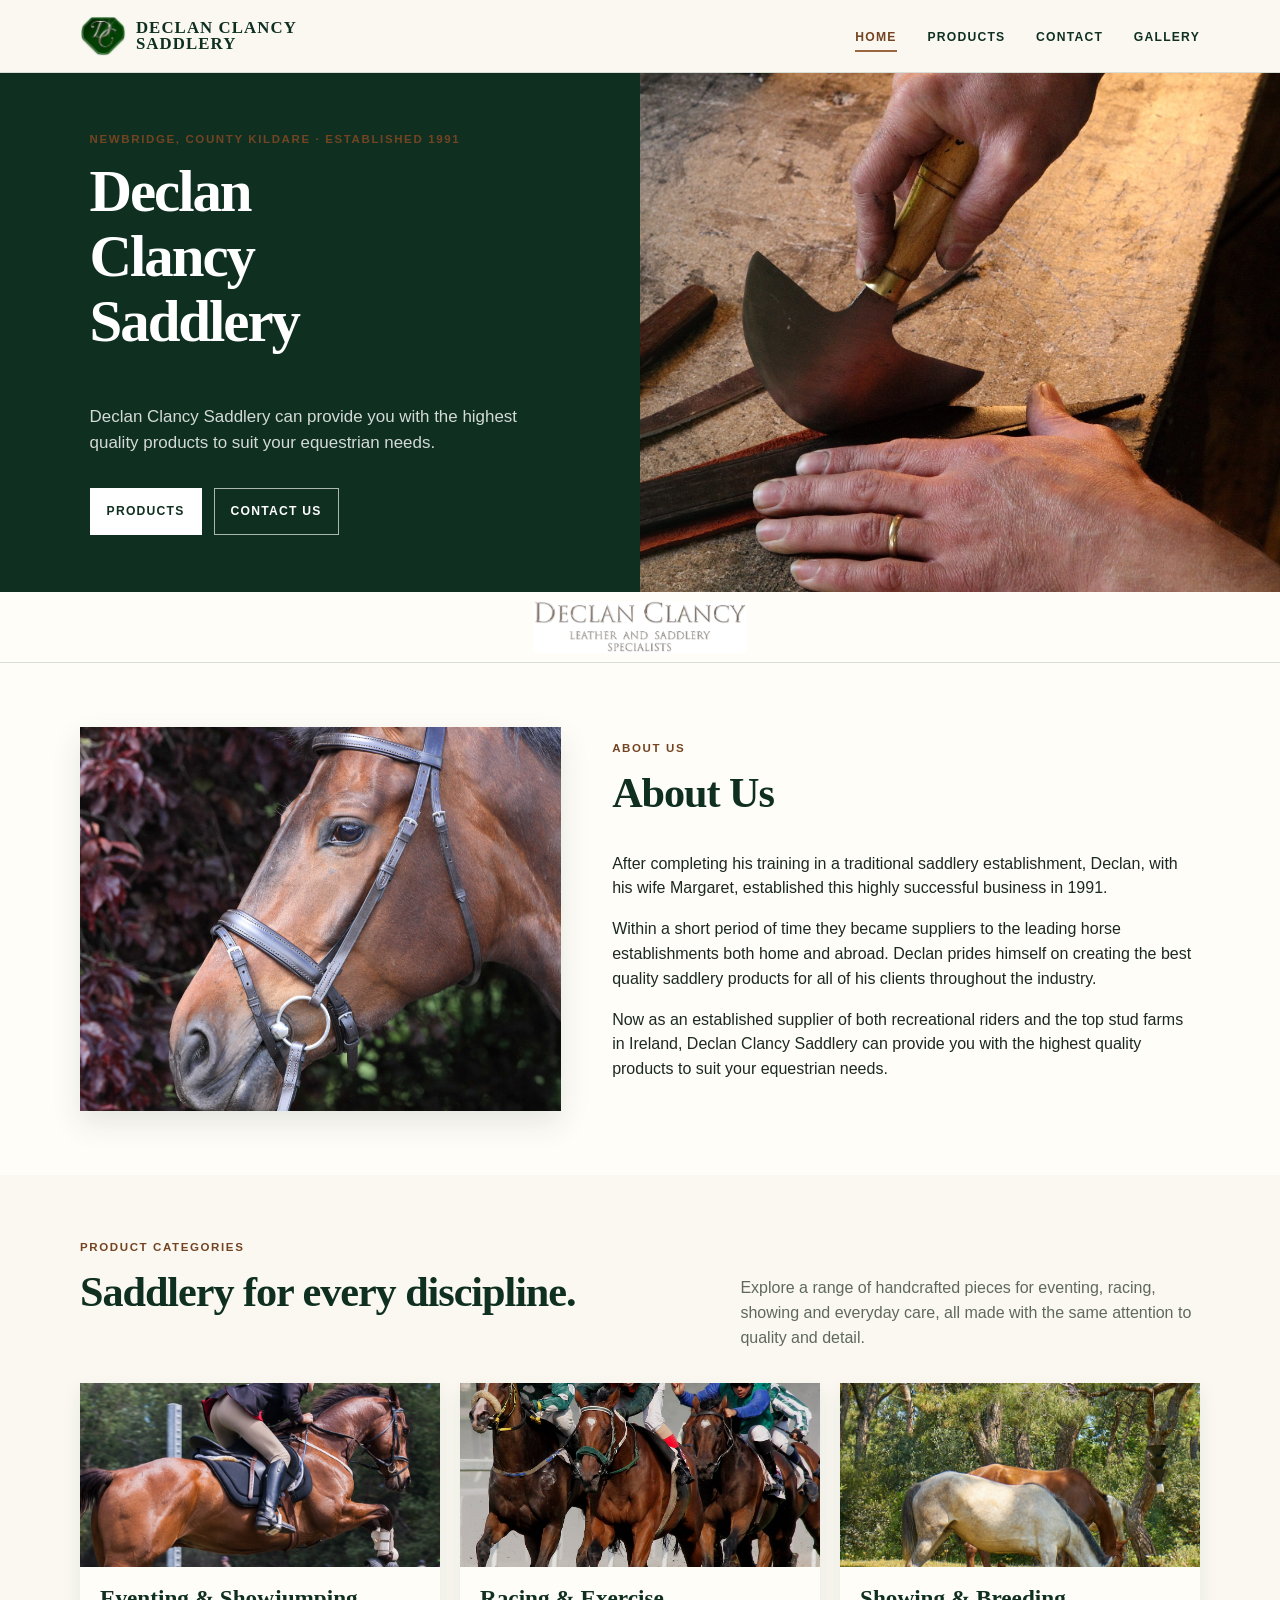
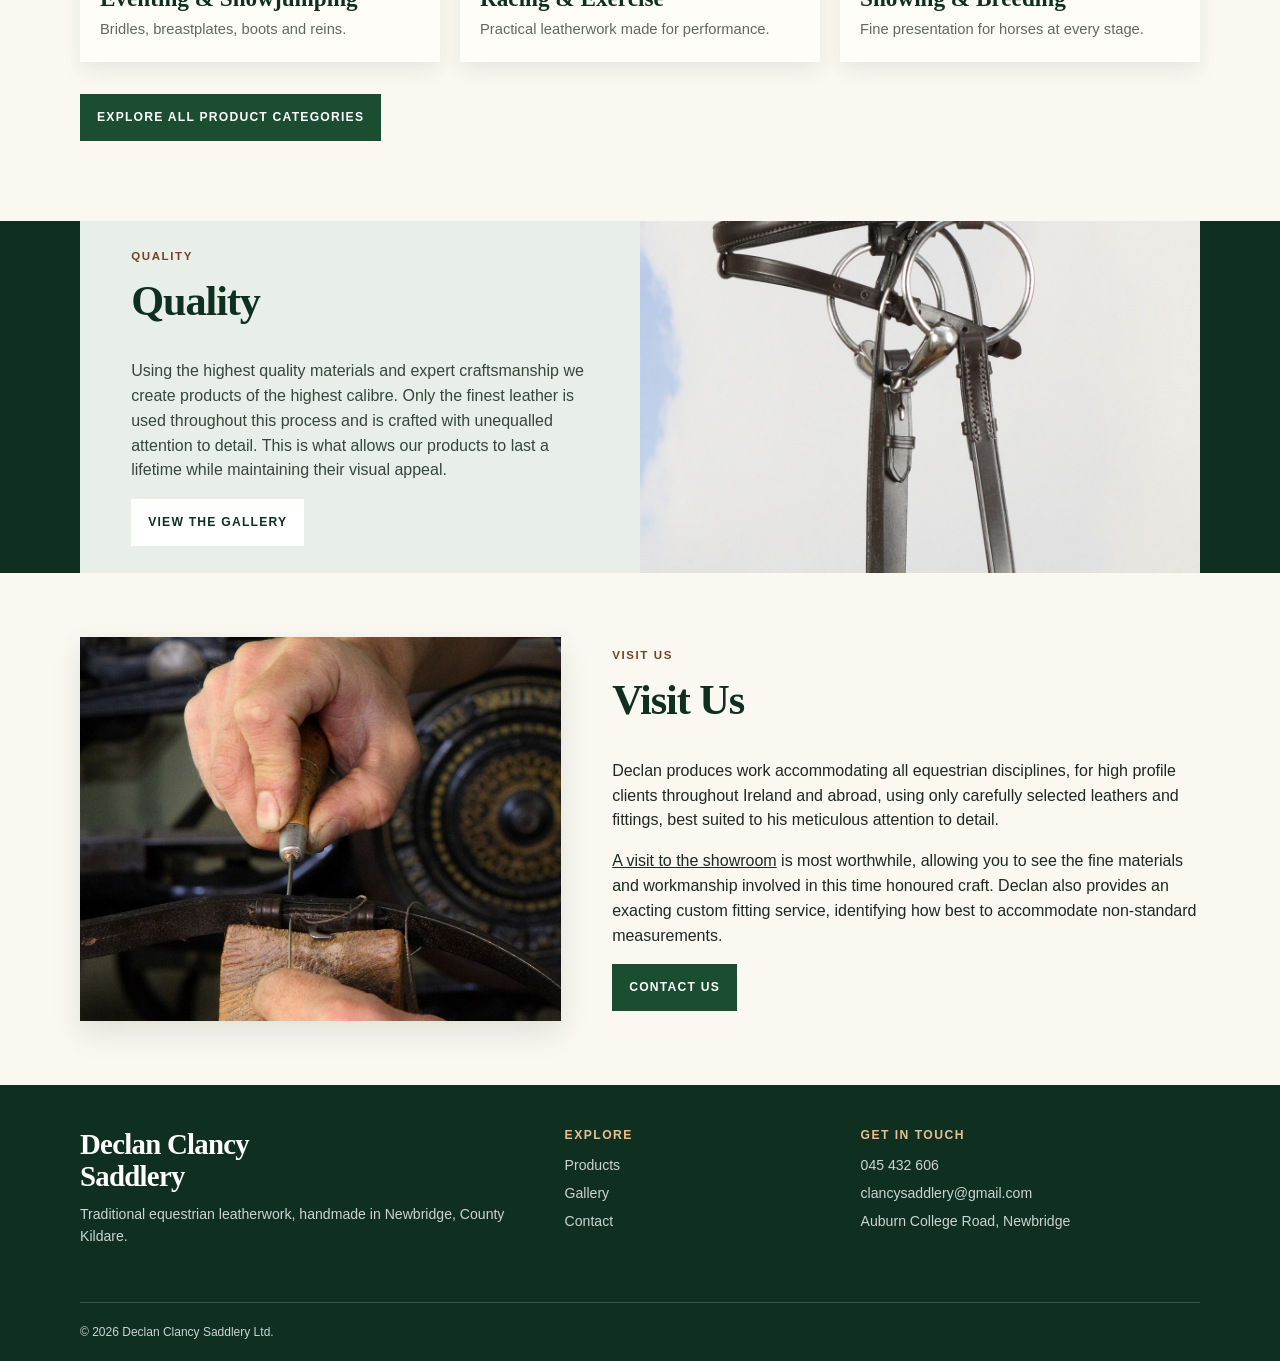
<file: index.html>
<!doctype html>
<html lang="en">
<head>
  <meta charset="utf-8">
  <meta name="viewport" content="width=device-width, initial-scale=1">
  <meta name="description" content="Declan Clancy Saddlery creates traditional, handcrafted equestrian leatherwork from Newbridge, County Kildare.">
  <meta property="og:title" content="Declan Clancy Saddlery | Handcrafted Equestrian Leatherwork">
  <meta property="og:description" content="Traditional, handcrafted saddlery from Newbridge, County Kildare.">
  <meta property="og:image" content="https://www.declanclancysaddlery.ie/workshop2-Copy.jpg">
  <meta property="og:type" content="website">
  <title>Declan Clancy Saddlery | Handcrafted Equestrian Leatherwork</title>
  <link rel="icon" href="favicon.ico" sizes="any">
  <link rel="stylesheet" href="assets/css/site.css">
</head>
<body>
  <a class="skip-link" href="#main">Skip to content</a>
  <header class="site-header"><div class="container header-inner">
    <a class="brand" href="index.html"><img src="Logo-logo_digital_art_x4.png" alt="Declan Clancy Saddlery"></a>
    <button class="menu-button" type="button" data-menu-button aria-expanded="false" aria-controls="site-navigation">Menu</button>
    <nav class="site-nav" id="site-navigation" data-site-nav aria-label="Primary navigation"><ul>
      <li><a href="index.html" aria-current="page">Home</a></li><li><a href="products.html">Products</a></li><li><a href="contact.html">Contact</a></li><li><a href="gallery2.html">Gallery</a></li>
    </ul></nav>
  </div></header>
  <main id="main">
    <section class="hero">
      <div class="hero-copy"><span class="eyebrow">Newbridge, County Kildare &middot; Established 1991</span><h1>Declan Clancy Saddlery</h1><p>Declan Clancy Saddlery can provide you with the highest quality products to suit your equestrian needs.</p><div class="hero-actions"><a class="button button--light" href="products.html">Products</a><a class="button button--outline" href="contact.html">Contact us</a></div></div>
      <div class="hero-media hero-media--image"><img src="workshop2-Copy.jpg" alt="A leatherworker crafting saddlery in the workshop"></div>
    </section>
    <section class="wordmark-band"><div class="container"><img src="declan_clancy_white_bg_med.jpg" alt="Declan Clancy Saddlery"></div></section>
    <section class="section section--paper"><div class="container intro-grid"><div class="intro-grid__media"><img src="padded_bridle_compressed.jpg" alt="A padded bridle made by Declan Clancy Saddlery"></div><div class="intro-grid__copy"><span class="eyebrow">About us</span><h2>About Us</h2><p>After completing his training in a traditional saddlery establishment, Declan, with his wife Margaret, established this highly successful business in 1991.</p><p>Within a short period of time they became suppliers to the leading horse establishments both home and abroad. Declan prides himself on creating the best quality saddlery products for all of his clients throughout the industry.</p><p>Now as an established supplier of both recreational riders and the top stud farms in Ireland, Declan Clancy Saddlery can provide you with the highest quality products to suit your equestrian needs.</p></div></div></section>
    <section class="section"><div class="container"><div class="section-heading"><div><span class="eyebrow">Product categories</span><h2>Saddlery for every discipline.</h2></div><p>Explore a range of handcrafted pieces for eventing, racing, showing and everyday care, all made with the same attention to quality and detail.</p></div><div class="home-cards">
      <a class="feature-card" href="events.html"><img src="pexels-showjumping.jpg" alt="Horse and rider showjumping"><div class="feature-card__body"><h3>Eventing &amp; Showjumping</h3><p>Bridles, breastplates, boots and reins.</p></div></a>
      <a class="feature-card" href="racex.html"><img src="pexels-race.jpg" alt="Racehorse in training"><div class="feature-card__body"><h3>Racing &amp; Exercise</h3><p>Practical leatherwork made for performance.</p></div></a>
      <a class="feature-card" href="showbreed.html"><img src="pexelsFoal.jpg" alt="Foal in a field"><div class="feature-card__body"><h3>Showing &amp; Breeding</h3><p>Fine presentation for horses at every stage.</p></div></a>
    </div><p style="margin-top:2rem"><a class="button" href="products.html">Explore all product categories</a></p></div></section>
    <section class="section section--green"><div class="container home-panel"><div class="home-panel__copy"><span class="eyebrow">Quality</span><h2>Quality</h2><p>Using the highest quality materials and expert craftsmanship we create products of the highest calibre. Only the finest leather is used throughout this process and is crafted with unequalled attention to detail. This is what allows our products to last a lifetime while maintaining their visual appeal.</p><a class="button button--light" href="gallery2.html">View the gallery</a></div><div class="home-panel__image"><img src="raised bridle.jpg" alt="Raised bridle detail"></div></div></section>
    <section class="section"><div class="container intro-grid"><div class="intro-grid__media"><img src="workshop-square.jpg" alt="Leatherworking tools in the saddlery workshop"></div><div class="intro-grid__copy"><span class="eyebrow">Visit us</span><h2>Visit Us</h2><p>Declan produces work accommodating all equestrian disciplines, for high profile clients throughout Ireland and abroad, using only carefully selected leathers and fittings, best suited to his meticulous attention to detail.</p><p><a href="contact.html">A visit to the showroom</a> is most worthwhile, allowing you to see the fine materials and workmanship involved in this time honoured craft. Declan also provides an exacting custom fitting service, identifying how best to accommodate non-standard measurements.</p><a class="button" href="contact.html">Contact us</a></div></div></section>
  </main>
  <footer class="site-footer"><div class="container"><div class="footer-grid"><div><h2>Declan Clancy<br>Saddlery</h2><p>Traditional equestrian leatherwork, handmade in Newbridge, County Kildare.</p></div><div><h3>Explore</h3><ul><li><a href="products.html">Products</a></li><li><a href="gallery2.html">Gallery</a></li><li><a href="contact.html">Contact</a></li></ul></div><div><h3>Get in touch</h3><ul><li><a href="tel:+35345432606">045 432 606</a></li><li><a href="mailto:clancysaddlery@gmail.com">clancysaddlery@gmail.com</a></li><li><a href="contact.html">Auburn College Road, Newbridge</a></li></ul></div></div><div class="copyright">© <span data-current-year>2026</span> Declan Clancy Saddlery Ltd.</div></div></footer>
  <script src="assets/js/site.js"></script>
</body></html>
</file>
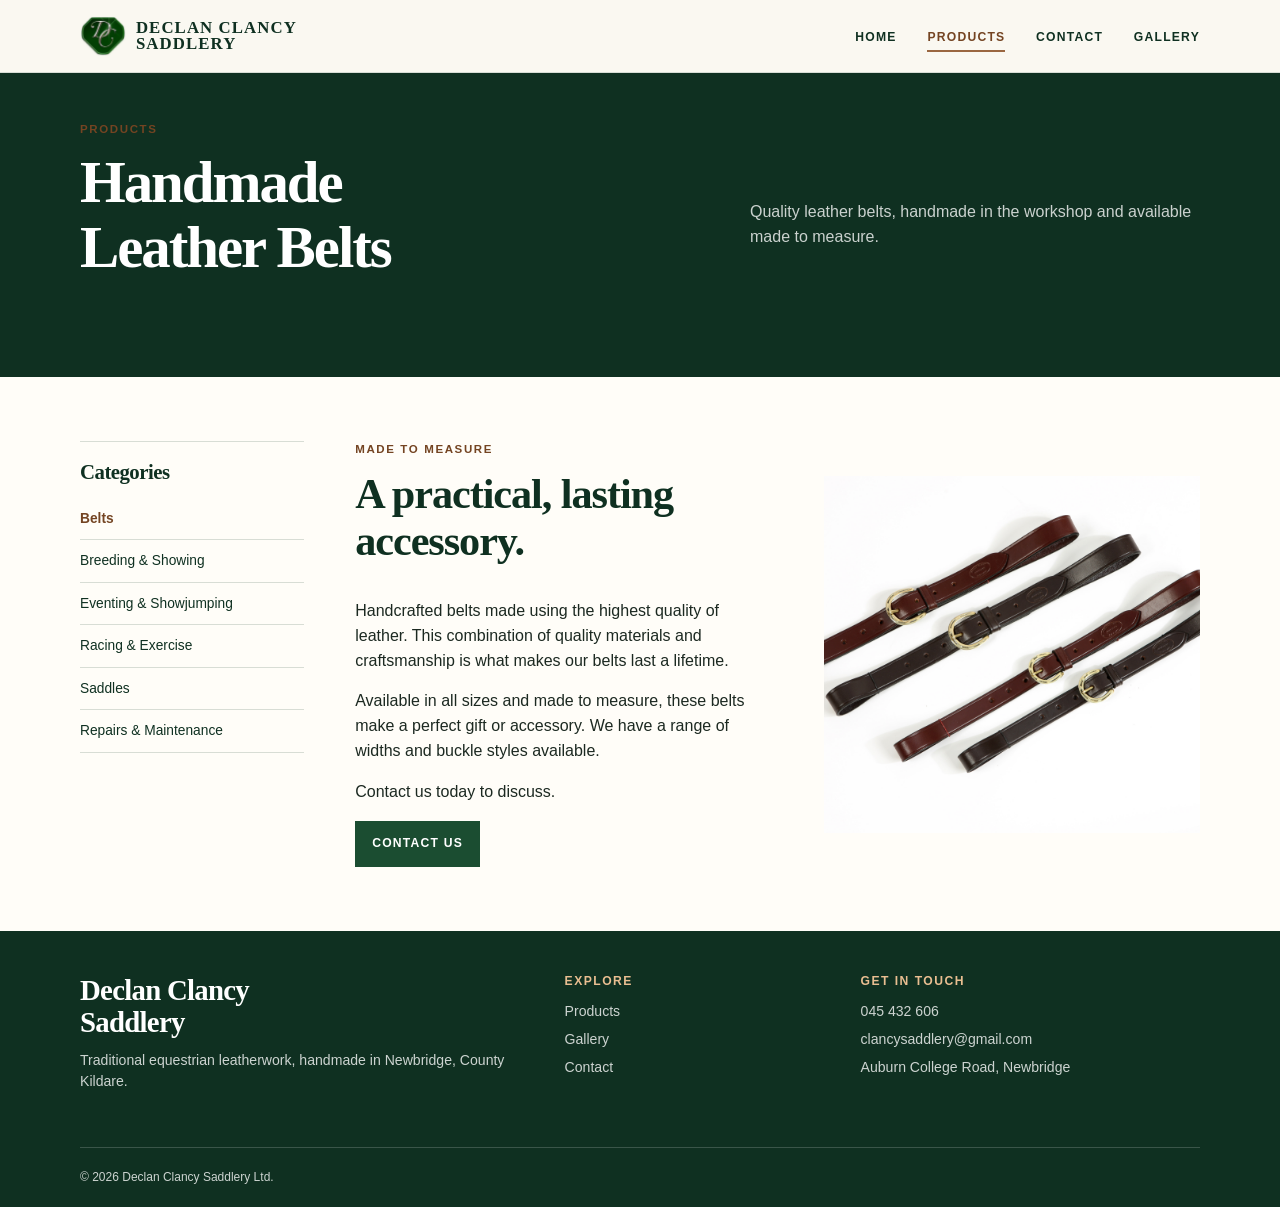
<file: belts.html>
<!doctype html>
<html lang="en"><head><meta charset="utf-8"><meta name="viewport" content="width=device-width, initial-scale=1"><meta name="description" content="Handmade leather belts from Declan Clancy Saddlery, available made to measure."><meta property="og:title" content="Handmade Leather Belts | Declan Clancy Saddlery"><meta property="og:description" content="Quality handmade leather belts, available made to measure."><meta property="og:image" content="https://www.declanclancysaddlery.ie/belts.jpg"><meta property="og:type" content="website"><title>Handmade Leather Belts | Declan Clancy Saddlery</title><link rel="icon" href="favicon.ico" sizes="any"><link rel="stylesheet" href="assets/css/site.css"></head>
<body><a class="skip-link" href="#main">Skip to content</a><header class="site-header"><div class="container header-inner"><a class="brand" href="index.html"><img src="Logo-logo_digital_art_x4.png" alt="Declan Clancy Saddlery"></a><button class="menu-button" type="button" data-menu-button aria-expanded="false" aria-controls="site-navigation">Menu</button><nav class="site-nav" id="site-navigation" data-site-nav aria-label="Primary navigation"><ul><li><a href="index.html">Home</a></li><li><a href="products.html" aria-current="page">Products</a></li><li><a href="contact.html">Contact</a></li><li><a href="gallery2.html">Gallery</a></li></ul></nav></div></header>
<main id="main"><section class="page-hero"><div class="container page-hero__inner"><div><span class="eyebrow">Products</span><h1>Handmade Leather Belts</h1></div><p>Quality leather belts, handmade in the workshop and available made to measure.</p></div></section><section class="section section--paper"><div class="container category-layout"><aside class="category-nav" aria-label="Product categories"><h2>Categories</h2><ul><li><a href="belts.html" aria-current="page">Belts</a></li><li><a href="showbreed.html">Breeding &amp; Showing</a></li><li><a href="events.html">Eventing &amp; Showjumping</a></li><li><a href="racex.html">Racing &amp; Exercise</a></li><li><a href="saddles.html">Saddles</a></li><li><a href="repairs.html">Repairs &amp; Maintenance</a></li></ul></aside><div class="service-layout"><div><span class="eyebrow">Made to measure</span><h2>A practical, lasting accessory.</h2><p>Handcrafted belts made using the highest quality of leather. This combination of quality materials and craftsmanship is what makes our belts last a lifetime.</p><p>Available in all sizes and made to measure, these belts make a perfect gift or accessory. We have a range of widths and buckle styles available.</p><p>Contact us today to discuss.</p><a class="button" href="contact.html">Contact us</a></div><div class="service-layout__media"><img src="belts.jpg" alt="Handmade leather belt"></div></div></div></section></main>
<footer class="site-footer"><div class="container"><div class="footer-grid"><div><h2>Declan Clancy<br>Saddlery</h2><p>Traditional equestrian leatherwork, handmade in Newbridge, County Kildare.</p></div><div><h3>Explore</h3><ul><li><a href="products.html">Products</a></li><li><a href="gallery2.html">Gallery</a></li><li><a href="contact.html">Contact</a></li></ul></div><div><h3>Get in touch</h3><ul><li><a href="tel:+35345432606">045 432 606</a></li><li><a href="mailto:clancysaddlery@gmail.com">clancysaddlery@gmail.com</a></li><li><a href="contact.html">Auburn College Road, Newbridge</a></li></ul></div></div><div class="copyright">© <span data-current-year>2026</span> Declan Clancy Saddlery Ltd.</div></div></footer><script src="assets/js/site.js"></script></body></html>
</file>
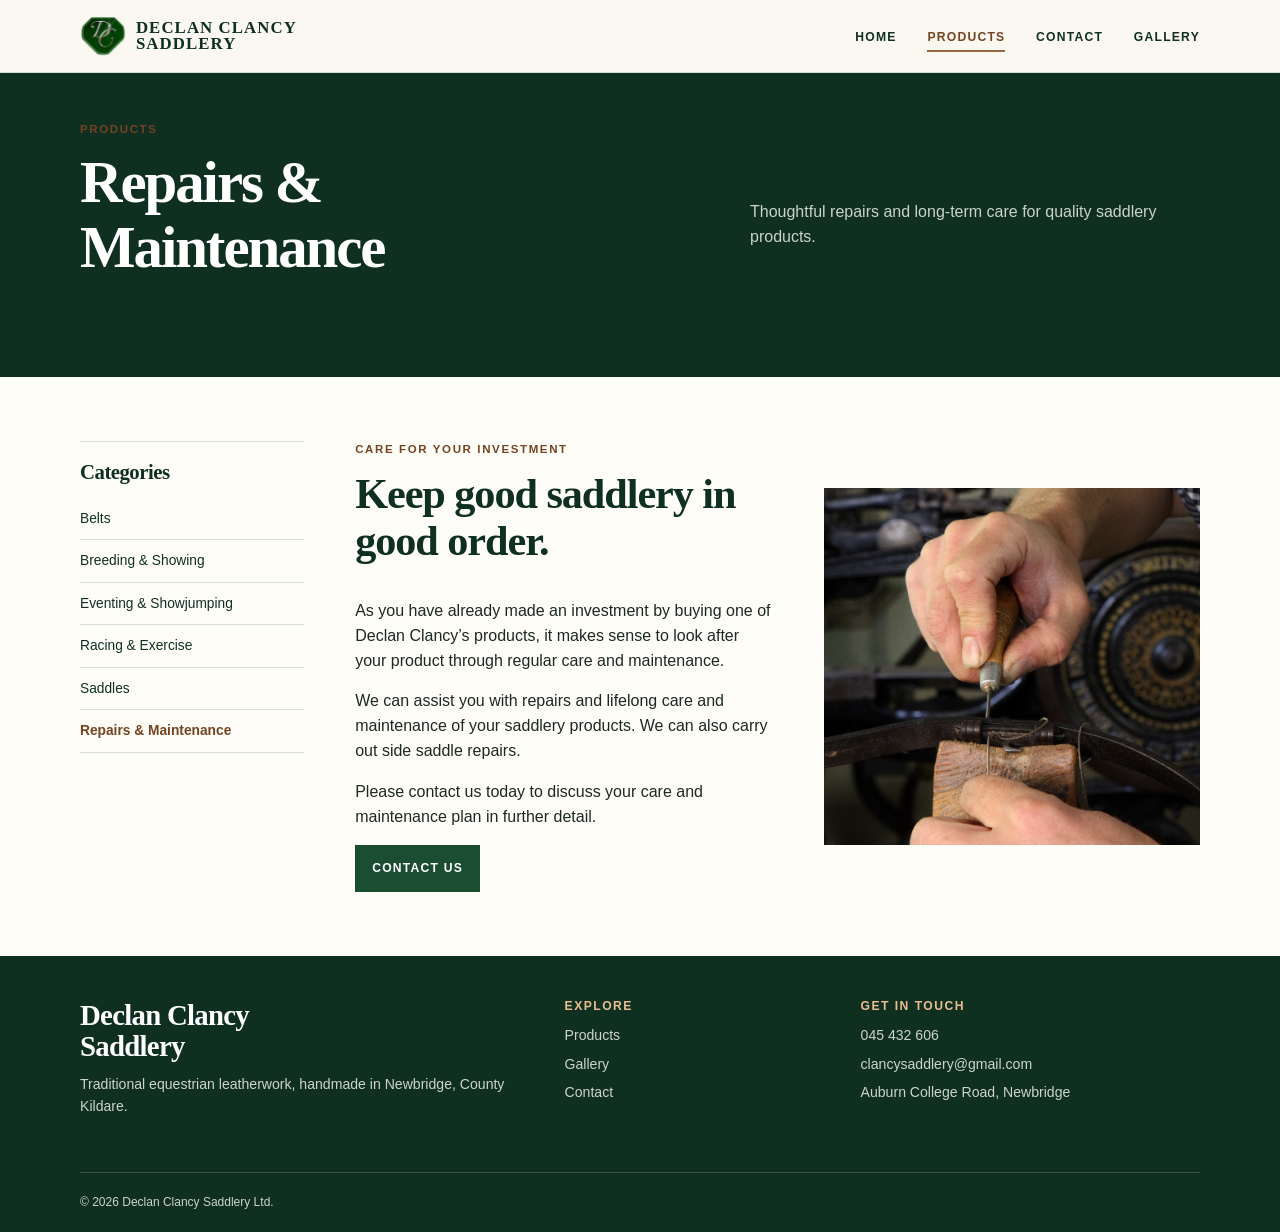
<file: care.htm>
<!doctype html>
<html lang="en"><head><meta charset="utf-8"><meta name="viewport" content="width=device-width, initial-scale=1"><meta name="description" content="Repairs and care for saddlery products from Declan Clancy Saddlery."><meta property="og:title" content="Repairs & Maintenance | Declan Clancy Saddlery"><meta property="og:description" content="Repairs and lifelong care for quality saddlery."><meta property="og:image" content="https://www.declanclancysaddlery.ie/workshop-square.jpg"><meta property="og:type" content="website"><title>Repairs &amp; Maintenance | Declan Clancy Saddlery</title><link rel="icon" href="favicon.ico" sizes="any"><link rel="stylesheet" href="assets/css/site.css"></head>
<body><a class="skip-link" href="#main">Skip to content</a><header class="site-header"><div class="container header-inner"><a class="brand" href="index.html"><img src="Logo-logo_digital_art_x4.png" alt="Declan Clancy Saddlery"></a><button class="menu-button" type="button" data-menu-button aria-expanded="false" aria-controls="site-navigation">Menu</button><nav class="site-nav" id="site-navigation" data-site-nav aria-label="Primary navigation"><ul><li><a href="index.html">Home</a></li><li><a href="products.html" aria-current="page">Products</a></li><li><a href="contact.html">Contact</a></li><li><a href="gallery2.html">Gallery</a></li></ul></nav></div></header>
<main id="main"><section class="page-hero"><div class="container page-hero__inner"><div><span class="eyebrow">Products</span><h1>Repairs &amp; Maintenance</h1></div><p>Thoughtful repairs and long-term care for quality saddlery products.</p></div></section><section class="section section--paper"><div class="container category-layout"><aside class="category-nav" aria-label="Product categories"><h2>Categories</h2><ul><li><a href="belts.html">Belts</a></li><li><a href="showbreed.html">Breeding &amp; Showing</a></li><li><a href="events.html">Eventing &amp; Showjumping</a></li><li><a href="racex.html">Racing &amp; Exercise</a></li><li><a href="saddles.html">Saddles</a></li><li><a href="repairs.html" aria-current="page">Repairs &amp; Maintenance</a></li></ul></aside><div class="service-layout"><div><span class="eyebrow">Care for your investment</span><h2>Keep good saddlery in good order.</h2><p>As you have already made an investment by buying one of Declan Clancy’s products, it makes sense to look after your product through regular care and maintenance.</p><p>We can assist you with repairs and lifelong care and maintenance of your saddlery products. We can also carry out side saddle repairs.</p><p>Please contact us today to discuss your care and maintenance plan in further detail.</p><a class="button" href="contact.html">Contact us</a></div><div class="service-layout__media"><img src="workshop-square.jpg" alt="Leatherworking tools in the saddlery workshop"></div></div></div></section></main>
<footer class="site-footer"><div class="container"><div class="footer-grid"><div><h2>Declan Clancy<br>Saddlery</h2><p>Traditional equestrian leatherwork, handmade in Newbridge, County Kildare.</p></div><div><h3>Explore</h3><ul><li><a href="products.html">Products</a></li><li><a href="gallery2.html">Gallery</a></li><li><a href="contact.html">Contact</a></li></ul></div><div><h3>Get in touch</h3><ul><li><a href="tel:+35345432606">045 432 606</a></li><li><a href="mailto:clancysaddlery@gmail.com">clancysaddlery@gmail.com</a></li><li><a href="contact.html">Auburn College Road, Newbridge</a></li></ul></div></div><div class="copyright">© <span data-current-year>2026</span> Declan Clancy Saddlery Ltd.</div></div></footer><script src="assets/js/site.js"></script></body></html>
</file>
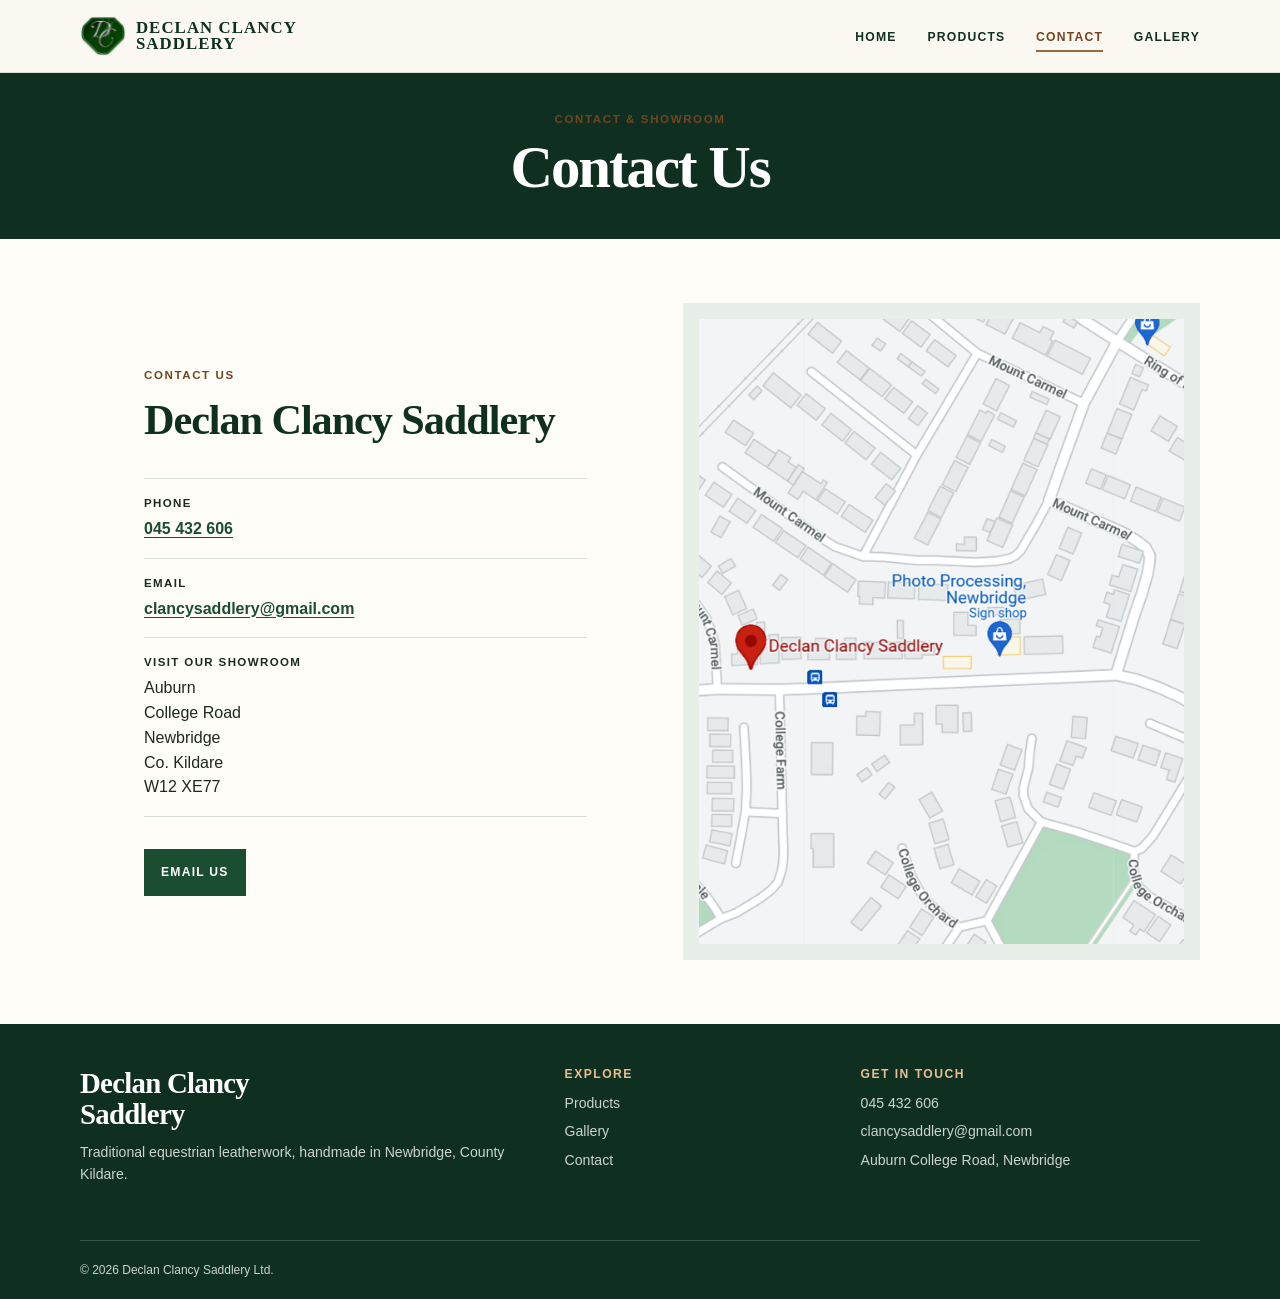
<file: contact.html>
<!doctype html>
<html lang="en"><head><meta charset="utf-8"><meta name="viewport" content="width=device-width, initial-scale=1"><meta name="description" content="Contact Declan Clancy Saddlery in Newbridge, County Kildare."><meta property="og:title" content="Contact | Declan Clancy Saddlery"><meta property="og:description" content="Get in touch or visit the Declan Clancy Saddlery showroom in Newbridge."><meta property="og:image" content="https://www.declanclancysaddlery.ie/map_final.png"><meta property="og:type" content="website"><title>Contact | Declan Clancy Saddlery</title><link rel="icon" href="favicon.ico" sizes="any"><link rel="stylesheet" href="assets/css/site.css"></head>
<body><a class="skip-link" href="#main">Skip to content</a><header class="site-header"><div class="container header-inner"><a class="brand" href="index.html"><img src="Logo-logo_digital_art_x4.png" alt="Declan Clancy Saddlery"></a><button class="menu-button" type="button" data-menu-button aria-expanded="false" aria-controls="site-navigation">Menu</button><nav class="site-nav" id="site-navigation" data-site-nav aria-label="Primary navigation"><ul><li><a href="index.html">Home</a></li><li><a href="products.html">Products</a></li><li><a href="contact.html" aria-current="page">Contact</a></li><li><a href="gallery2.html">Gallery</a></li></ul></nav></div></header>
<main id="main"><section class="page-hero"><div class="container page-hero__inner"><div><span class="eyebrow">Contact &amp; showroom</span><h1>Contact Us</h1></div><p>Contact Declan Clancy Saddlery.</p></div></section><section class="section section--paper"><div class="container contact-grid"><div class="contact-panel"><span class="eyebrow">Contact us</span><h2>Declan Clancy Saddlery</h2><div class="contact-panel__list"><div><span>Phone</span><a href="tel:+35345432606">045 432 606</a></div><div><span>Email</span><a href="mailto:clancysaddlery@gmail.com">clancysaddlery@gmail.com</a></div><div><span>Visit our showroom</span><address>Auburn<br>College Road<br>Newbridge<br>Co. Kildare<br>W12 XE77</address></div></div><a class="button" href="mailto:clancysaddlery@gmail.com">Email us</a></div><div class="map-panel"><img src="map_final.png" alt="Map showing the location of Declan Clancy Saddlery in Newbridge"></div></div></section></main>
<footer class="site-footer"><div class="container"><div class="footer-grid"><div><h2>Declan Clancy<br>Saddlery</h2><p>Traditional equestrian leatherwork, handmade in Newbridge, County Kildare.</p></div><div><h3>Explore</h3><ul><li><a href="products.html">Products</a></li><li><a href="gallery2.html">Gallery</a></li><li><a href="contact.html">Contact</a></li></ul></div><div><h3>Get in touch</h3><ul><li><a href="tel:+35345432606">045 432 606</a></li><li><a href="mailto:clancysaddlery@gmail.com">clancysaddlery@gmail.com</a></li><li><a href="contact.html">Auburn College Road, Newbridge</a></li></ul></div></div><div class="copyright">© <span data-current-year>2026</span> Declan Clancy Saddlery Ltd.</div></div></footer><script src="assets/js/site.js"></script></body></html>
</file>
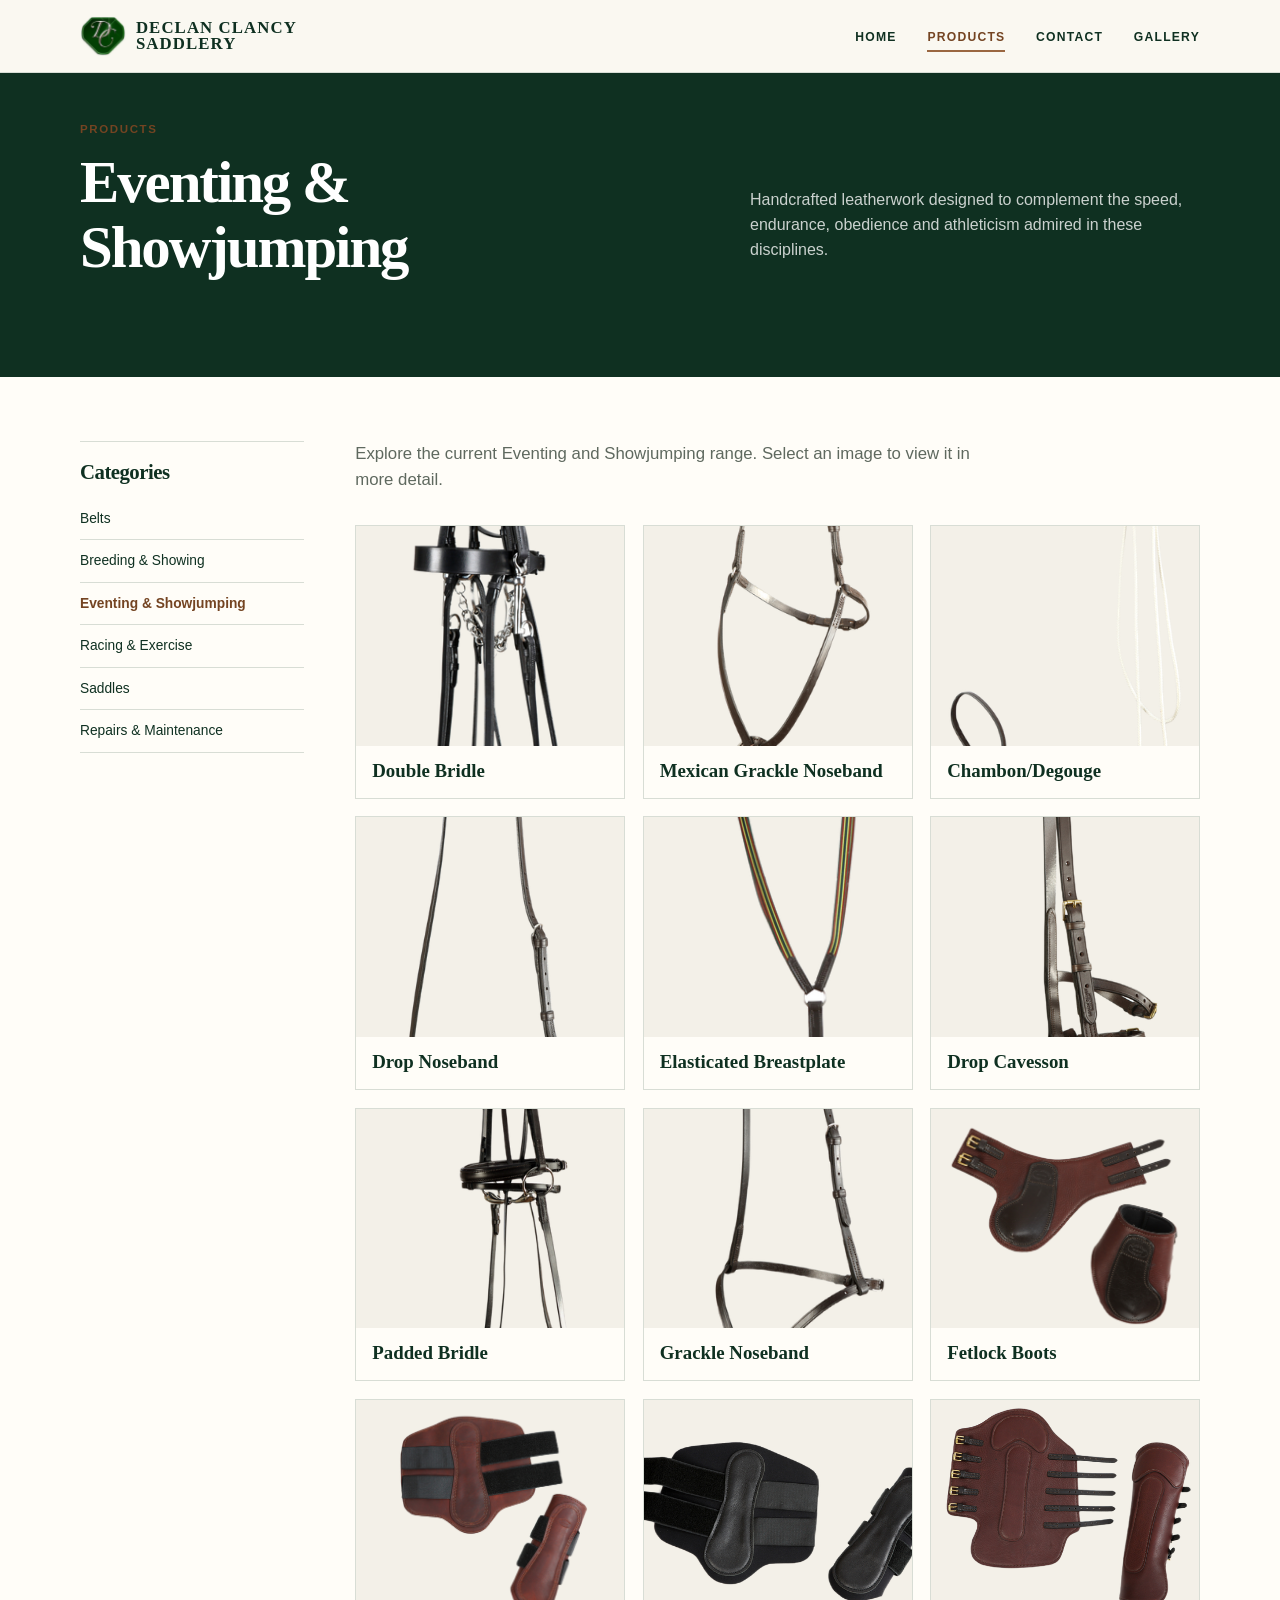
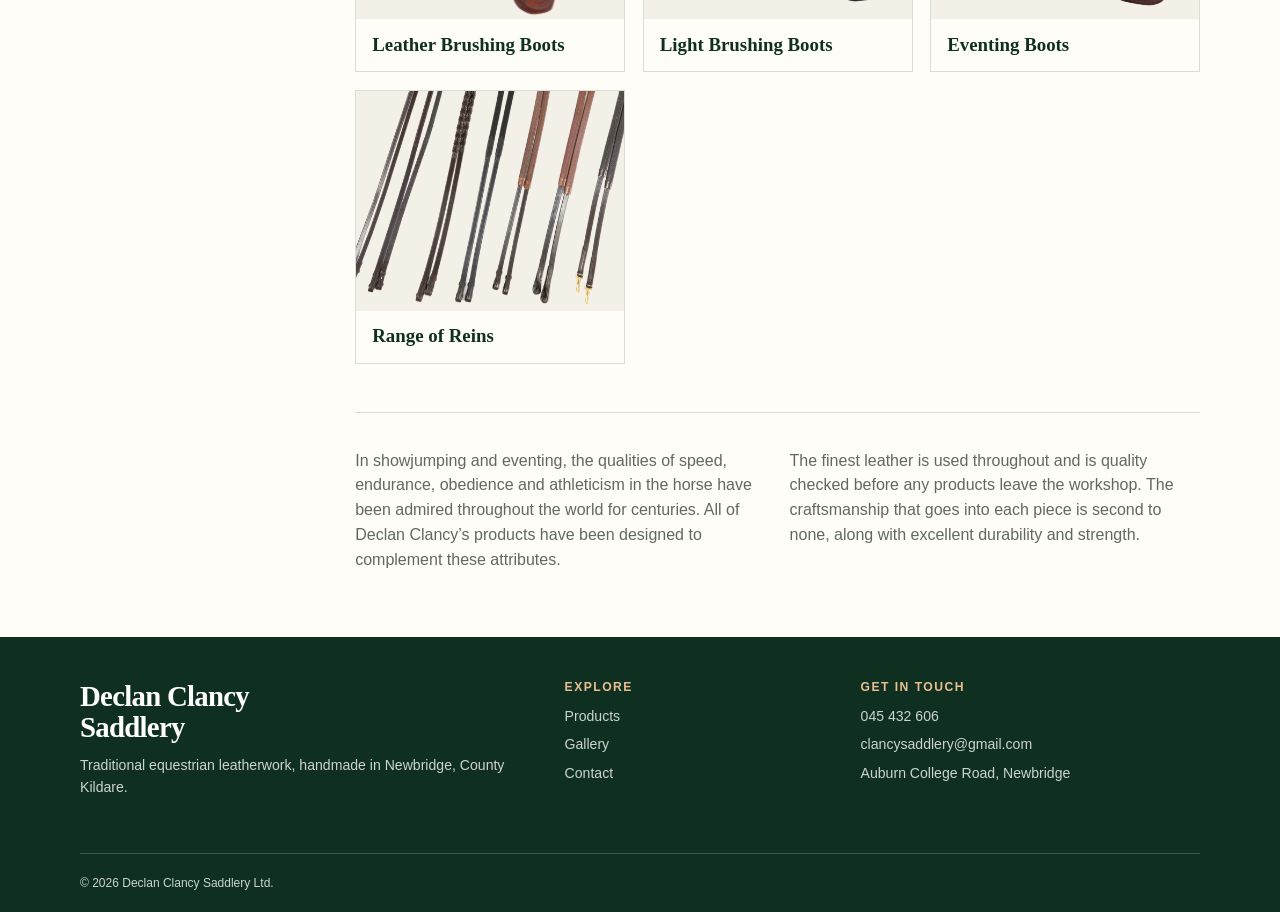
<file: eventing.htm>
<!doctype html>
<html lang="en"><head><meta charset="utf-8"><meta name="viewport" content="width=device-width, initial-scale=1"><meta name="description" content="Eventing and showjumping bridles, breastplates, boots and reins by Declan Clancy Saddlery."><meta property="og:title" content="Eventing & Showjumping | Declan Clancy Saddlery"><meta property="og:description" content="Handcrafted saddlery for eventing and showjumping."><meta property="og:image" content="https://www.declanclancysaddlery.ie/double_bridle.jpg"><meta property="og:type" content="website"><title>Eventing &amp; Showjumping | Declan Clancy Saddlery</title><link rel="icon" href="favicon.ico" sizes="any"><link rel="stylesheet" href="assets/css/site.css"></head>
<body><a class="skip-link" href="#main">Skip to content</a><header class="site-header"><div class="container header-inner"><a class="brand" href="index.html"><img src="Logo-logo_digital_art_x4.png" alt="Declan Clancy Saddlery"></a><button class="menu-button" type="button" data-menu-button aria-expanded="false" aria-controls="site-navigation">Menu</button><nav class="site-nav" id="site-navigation" data-site-nav aria-label="Primary navigation"><ul><li><a href="index.html">Home</a></li><li><a href="products.html" aria-current="page">Products</a></li><li><a href="contact.html">Contact</a></li><li><a href="gallery2.html">Gallery</a></li></ul></nav></div></header>
<main id="main"><section class="page-hero"><div class="container page-hero__inner"><div><span class="eyebrow">Products</span><h1>Eventing &amp; Showjumping</h1></div><p>Handcrafted leatherwork designed to complement the speed, endurance, obedience and athleticism admired in these disciplines.</p></div></section><section class="section section--paper"><div class="container category-layout"><aside class="category-nav" aria-label="Product categories"><h2>Categories</h2><ul><li><a href="belts.html">Belts</a></li><li><a href="showbreed.html">Breeding &amp; Showing</a></li><li><a href="events.html" aria-current="page">Eventing &amp; Showjumping</a></li><li><a href="racex.html">Racing &amp; Exercise</a></li><li><a href="saddles.html">Saddles</a></li><li><a href="repairs.html">Repairs &amp; Maintenance</a></li></ul></aside><div class="category-content"><p>Explore the current Eventing and Showjumping range. Select an image to view it in more detail.</p><div class="product-grid">
  <a class="product-card" href="double_bridle.jpg" data-lightbox data-alt="Double Bridle"><div class="product-card__image"><img src="double_bridle_prev_ui.png" alt="Double Bridle" loading="lazy"></div><h3>Double Bridle</h3></a>
  <a class="product-card" href="mexican_grackle_nose_band-eventshow.jpg" data-lightbox data-alt="Mexican Grackle Noseband"><div class="product-card__image"><img src="mexican_grackle_nose_band_prev_ui.png" alt="Mexican Grackle Noseband" loading="lazy"></div><h3>Mexican Grackle Noseband</h3></a>
  <a class="product-card" href="training_device-event&show.jpg" data-lightbox data-alt="Chambon and Degouge"><div class="product-card__image"><img src="training_device_prev_ui.png" alt="Chambon and Degouge" loading="lazy"></div><h3>Chambon/Degouge</h3></a>
  <a class="product-card" href="dropped.jpg" data-lightbox data-alt="Drop Noseband"><div class="product-card__image"><img src="dropped_prev_ui.png" alt="Drop Noseband" loading="lazy"></div><h3>Drop Noseband</h3></a>
  <a class="product-card" href="elasticated_breast_plate.jpg" data-lightbox data-alt="Elasticated Breastplate"><div class="product-card__image"><img src="elasticated_breast_plate_prev_ui.png" alt="Elasticated Breastplate" loading="lazy"></div><h3>Elasticated Breastplate</h3></a>
  <a class="product-card" href="drop_cavesson.jpg" data-lightbox data-alt="Drop Cavesson"><div class="product-card__image"><img src="drop_cavesson_prev_ui.png" alt="Drop Cavesson" loading="lazy"></div><h3>Drop Cavesson</h3></a>
  <a class="product-card" href="padded_bridle.jpg" data-lightbox data-alt="Padded Bridle"><div class="product-card__image"><img src="padded_bridle_prev_ui.png" alt="Padded Bridle" loading="lazy"></div><h3>Padded Bridle</h3></a>
  <a class="product-card" href="grackle_nose_band.jpg" data-lightbox data-alt="Grackle Noseband"><div class="product-card__image"><img src="grackle_nose_band_prev_ui.png" alt="Grackle Noseband" loading="lazy"></div><h3>Grackle Noseband</h3></a>
  <a class="product-card" href="fetlock_boot.jpg" data-lightbox data-alt="Fetlock Boots"><div class="product-card__image"><img src="fetlock_boot_prev_ui.png" alt="Fetlock Boots" loading="lazy"></div><h3>Fetlock Boots</h3></a>
  <a class="product-card" href="leather_brushing_boots.jpg" data-lightbox data-alt="Leather Brushing Boots"><div class="product-card__image"><img src="leather_brushing_boots_prev_ui.png" alt="Leather Brushing Boots" loading="lazy"></div><h3>Leather Brushing Boots</h3></a>
  <a class="product-card" href="brushing_boots-light.jpg" data-lightbox data-alt="Light Brushing Boots"><div class="product-card__image"><img src="brushing_boots-light_prev_ui.png" alt="Light Brushing Boots" loading="lazy"></div><h3>Light Brushing Boots</h3></a>
  <a class="product-card" href="eventing_boots.jpg" data-lightbox data-alt="Eventing Boots"><div class="product-card__image"><img src="eventing_boots_prev_ui.png" alt="Eventing Boots" loading="lazy"></div><h3>Eventing Boots</h3></a>
  <a class="product-card" href="range_of_reigns.jpg" data-lightbox data-alt="Range of Reins"><div class="product-card__image"><img src="range_of_reigns_prev_ui.png" alt="Range of Reins" loading="lazy"></div><h3>Range of Reins</h3></a>
</div><div class="category-copy"><p>In showjumping and eventing, the qualities of speed, endurance, obedience and athleticism in the horse have been admired throughout the world for centuries. All of Declan Clancy’s products have been designed to complement these attributes.</p><p>The finest leather is used throughout and is quality checked before any products leave the workshop. The craftsmanship that goes into each piece is second to none, along with excellent durability and strength.</p></div></div></div></section></main>
<footer class="site-footer"><div class="container"><div class="footer-grid"><div><h2>Declan Clancy<br>Saddlery</h2><p>Traditional equestrian leatherwork, handmade in Newbridge, County Kildare.</p></div><div><h3>Explore</h3><ul><li><a href="products.html">Products</a></li><li><a href="gallery2.html">Gallery</a></li><li><a href="contact.html">Contact</a></li></ul></div><div><h3>Get in touch</h3><ul><li><a href="tel:+35345432606">045 432 606</a></li><li><a href="mailto:clancysaddlery@gmail.com">clancysaddlery@gmail.com</a></li><li><a href="contact.html">Auburn College Road, Newbridge</a></li></ul></div></div><div class="copyright">© <span data-current-year>2026</span> Declan Clancy Saddlery Ltd.</div></div></footer><script src="assets/js/site.js"></script></body></html>
</file>
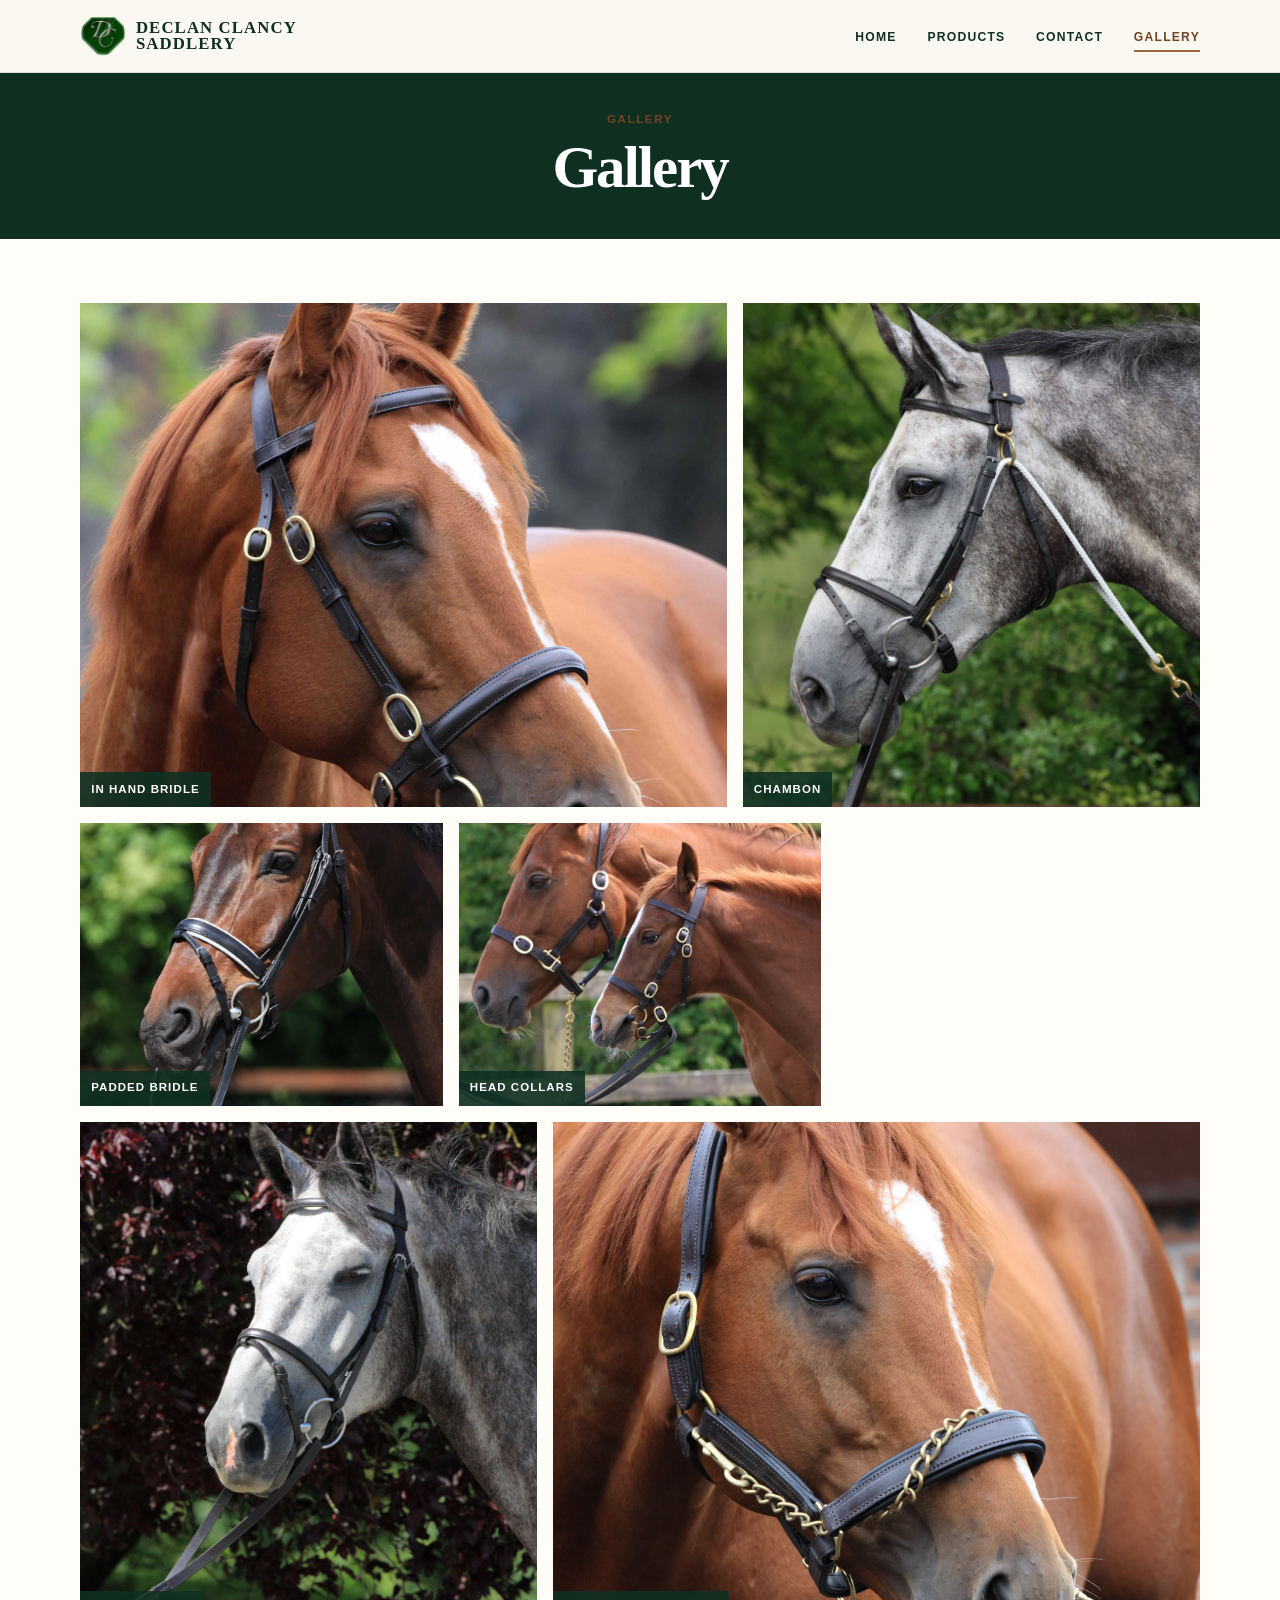
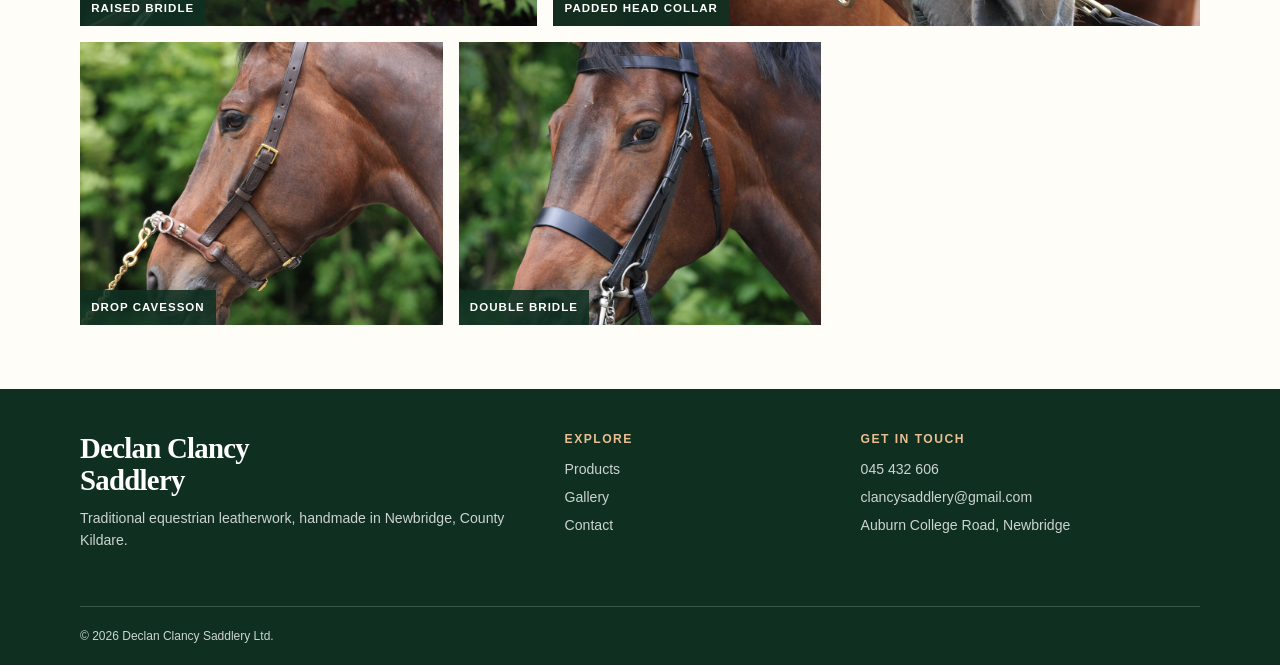
<file: gallery2.html>
<!doctype html>
<html lang="en"><head><meta charset="utf-8"><meta name="viewport" content="width=device-width, initial-scale=1"><meta name="description" content="View a selection of handcrafted bridles, headcollars and leatherwork from Declan Clancy Saddlery."><meta property="og:title" content="Gallery | Declan Clancy Saddlery"><meta property="og:description" content="A selection of handcrafted equestrian leatherwork."><meta property="og:image" content="https://www.declanclancysaddlery.ie/In_Hand_Bridle-_Raven's_Pass_compresed.jpg"><meta property="og:type" content="website"><title>Gallery | Declan Clancy Saddlery</title><link rel="icon" href="favicon.ico" sizes="any"><link rel="stylesheet" href="assets/css/site.css"></head>
<body><a class="skip-link" href="#main">Skip to content</a><header class="site-header"><div class="container header-inner"><a class="brand" href="index.html"><img src="Logo-logo_digital_art_x4.png" alt="Declan Clancy Saddlery"></a><button class="menu-button" type="button" data-menu-button aria-expanded="false" aria-controls="site-navigation">Menu</button><nav class="site-nav" id="site-navigation" data-site-nav aria-label="Primary navigation"><ul><li><a href="index.html">Home</a></li><li><a href="products.html">Products</a></li><li><a href="contact.html">Contact</a></li><li><a href="gallery2.html" aria-current="page">Gallery</a></li></ul></nav></div></header>
<main id="main"><section class="page-hero"><div class="container page-hero__inner"><div><span class="eyebrow">Gallery</span><h1>Gallery</h1></div><p>A selection of bridles, headcollars and saddlery products from Declan Clancy Saddlery.</p></div></section><section class="section section--paper"><div class="container"><div class="gallery-grid">
  <a class="gallery-item" href="In_Hand_Bridle-_Raven's_Pass_compresed.jpg" data-lightbox data-alt="In Hand Bridle"><img src="In_Hand_Bridle-_Raven's_Pass_compresed.jpg" alt="In Hand Bridle" loading="lazy"><span>In Hand Bridle</span></a>
  <a class="gallery-item" href="chambon_on_horse.jpg" data-lightbox data-alt="Chambon"><img src="chambon_compressed.jpg" alt="Chambon on a horse" loading="lazy"><span>Chambon</span></a>
  <a class="gallery-item" href="white_padded_bridle_A-best_photo-large.jpg" data-lightbox data-alt="White Padded Bridle"><img src="white_padded_bridle_A-best_photo-large_compressed.jpg" alt="White padded bridle" loading="lazy"><span>Padded Bridle</span></a>
  <a class="gallery-item" href="mare_and_foal.jpg" data-lightbox data-alt="Mare and Foal Head Collar"><img src="mare_and_foal.jpg" alt="Mare and foal head collar" loading="lazy"><span>Head Collars</span></a>
  <a class="gallery-item" href="raised_bridle_on_horse.jpg" data-lightbox data-alt="Raised Bridle"><img src="raised bridle_compressed.jpg" alt="Raised bridle on a horse" loading="lazy"><span>Raised Bridle</span></a>
  <a class="gallery-item" href="Padded_Head_Collar-Raven's_Pass5.jpg" data-lightbox data-alt="Padded Head Collar"><img src="Padded_Head_Collar-Raven's_Pass5.jpg" alt="Padded head collar" loading="lazy"><span>Padded Head Collar</span></a>
  <a class="gallery-item" href="drop_cavesson_on_horse.jpg" data-lightbox data-alt="Drop Cavesson"><img src="drop_cavesson_compressed.jpg" alt="Drop cavesson on a horse" loading="lazy"><span>Drop Cavesson</span></a>
  <a class="gallery-item" href="double_bridle_on_horse.jpg" data-lightbox data-alt="Double Bridle"><img src="double_bridle_on_horse.jpg" alt="Double bridle on a horse" loading="lazy"><span>Double Bridle</span></a>
</div></div></section></main>
<footer class="site-footer"><div class="container"><div class="footer-grid"><div><h2>Declan Clancy<br>Saddlery</h2><p>Traditional equestrian leatherwork, handmade in Newbridge, County Kildare.</p></div><div><h3>Explore</h3><ul><li><a href="products.html">Products</a></li><li><a href="gallery2.html">Gallery</a></li><li><a href="contact.html">Contact</a></li></ul></div><div><h3>Get in touch</h3><ul><li><a href="tel:+35345432606">045 432 606</a></li><li><a href="mailto:clancysaddlery@gmail.com">clancysaddlery@gmail.com</a></li><li><a href="contact.html">Auburn College Road, Newbridge</a></li></ul></div></div><div class="copyright">© <span data-current-year>2026</span> Declan Clancy Saddlery Ltd.</div></div></footer><script src="assets/js/site.js"></script></body></html>
</file>
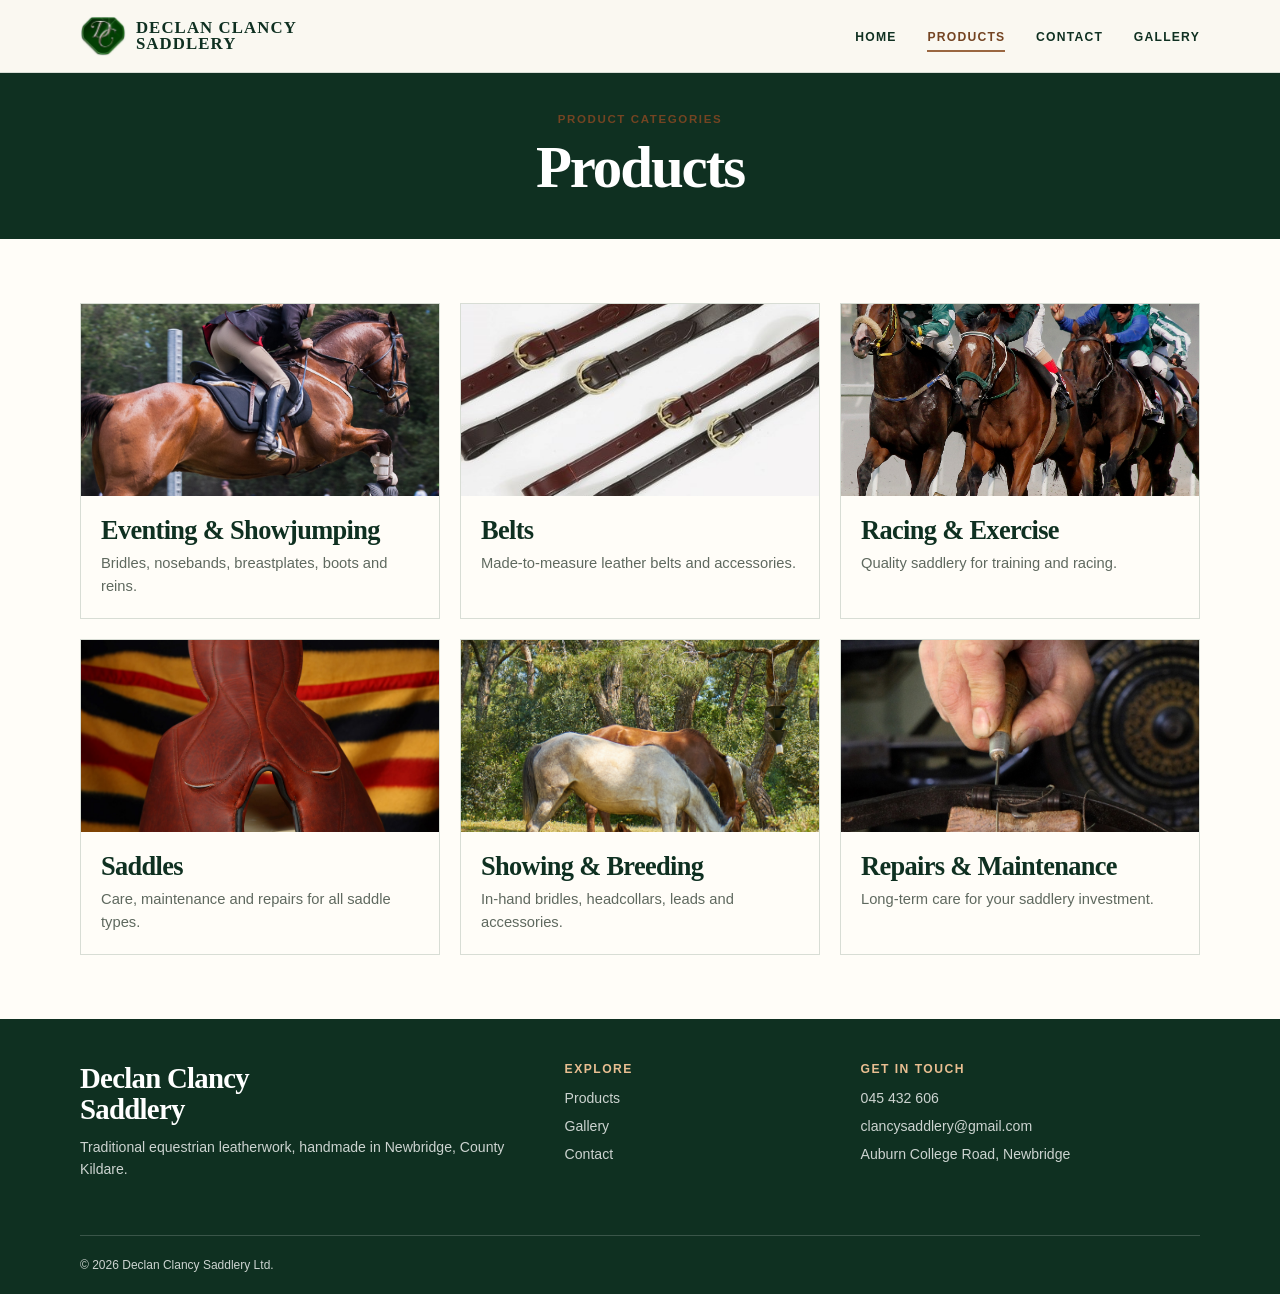
<file: products.html>
<!doctype html>
<html lang="en"><head><meta charset="utf-8"><meta name="viewport" content="width=device-width, initial-scale=1"><meta name="description" content="Explore the Declan Clancy Saddlery ranges for eventing, racing, showing, breeding, belts, saddles and repairs."><meta property="og:title" content="Products | Declan Clancy Saddlery"><meta property="og:description" content="Handcrafted saddlery for every discipline."><meta property="og:image" content="https://www.declanclancysaddlery.ie/pexels-showjumping.jpg"><meta property="og:type" content="website"><title>Products | Declan Clancy Saddlery</title><link rel="icon" href="favicon.ico" sizes="any"><link rel="stylesheet" href="assets/css/site.css"></head>
<body><a class="skip-link" href="#main">Skip to content</a><header class="site-header"><div class="container header-inner"><a class="brand" href="index.html"><img src="Logo-logo_digital_art_x4.png" alt="Declan Clancy Saddlery"></a><button class="menu-button" type="button" data-menu-button aria-expanded="false" aria-controls="site-navigation">Menu</button><nav class="site-nav" id="site-navigation" data-site-nav aria-label="Primary navigation"><ul><li><a href="index.html">Home</a></li><li><a href="products.html" aria-current="page">Products</a></li><li><a href="contact.html">Contact</a></li><li><a href="gallery2.html">Gallery</a></li></ul></nav></div></header>
<main id="main"><section class="page-hero"><div class="container page-hero__inner"><div><span class="eyebrow">Product categories</span><h1>Products</h1></div><p>Browse the product ranges from Declan Clancy Saddlery.</p></div></section><section class="section section--paper"><div class="container"><div class="category-grid">
  <a class="category-card" href="events.html"><img src="pexels-showjumping.jpg" alt="Horse and rider showjumping"><div class="category-card__body"><h2>Eventing &amp; Showjumping</h2><p>Bridles, nosebands, breastplates, boots and reins.</p></div></a>
  <a class="category-card" href="belts.html"><img src="belts-square.jpg" alt="Handmade leather belt"><div class="category-card__body"><h2>Belts</h2><p>Made-to-measure leather belts and accessories.</p></div></a>
  <a class="category-card" href="racex.html"><img src="pexels-race.jpg" alt="Racehorse in training"><div class="category-card__body"><h2>Racing &amp; Exercise</h2><p>Quality saddlery for training and racing.</p></div></a>
  <a class="category-card" href="saddles.html"><img src="saddle-square.jpg" alt="Saddle detail"><div class="category-card__body"><h2>Saddles</h2><p>Care, maintenance and repairs for all saddle types.</p></div></a>
  <a class="category-card" href="showbreed.html"><img src="pexelsFoal.jpg" alt="Foal in a field"><div class="category-card__body"><h2>Showing &amp; Breeding</h2><p>In-hand bridles, headcollars, leads and accessories.</p></div></a>
  <a class="category-card" href="repairs.html"><img src="workshop-square.jpg" alt="Leatherworking tools in the workshop"><div class="category-card__body"><h2>Repairs &amp; Maintenance</h2><p>Long-term care for your saddlery investment.</p></div></a>
</div></div></section></main>
<footer class="site-footer"><div class="container"><div class="footer-grid"><div><h2>Declan Clancy<br>Saddlery</h2><p>Traditional equestrian leatherwork, handmade in Newbridge, County Kildare.</p></div><div><h3>Explore</h3><ul><li><a href="products.html">Products</a></li><li><a href="gallery2.html">Gallery</a></li><li><a href="contact.html">Contact</a></li></ul></div><div><h3>Get in touch</h3><ul><li><a href="tel:+35345432606">045 432 606</a></li><li><a href="mailto:clancysaddlery@gmail.com">clancysaddlery@gmail.com</a></li><li><a href="contact.html">Auburn College Road, Newbridge</a></li></ul></div></div><div class="copyright">© <span data-current-year>2026</span> Declan Clancy Saddlery Ltd.</div></div></footer><script src="assets/js/site.js"></script></body></html>
</file>
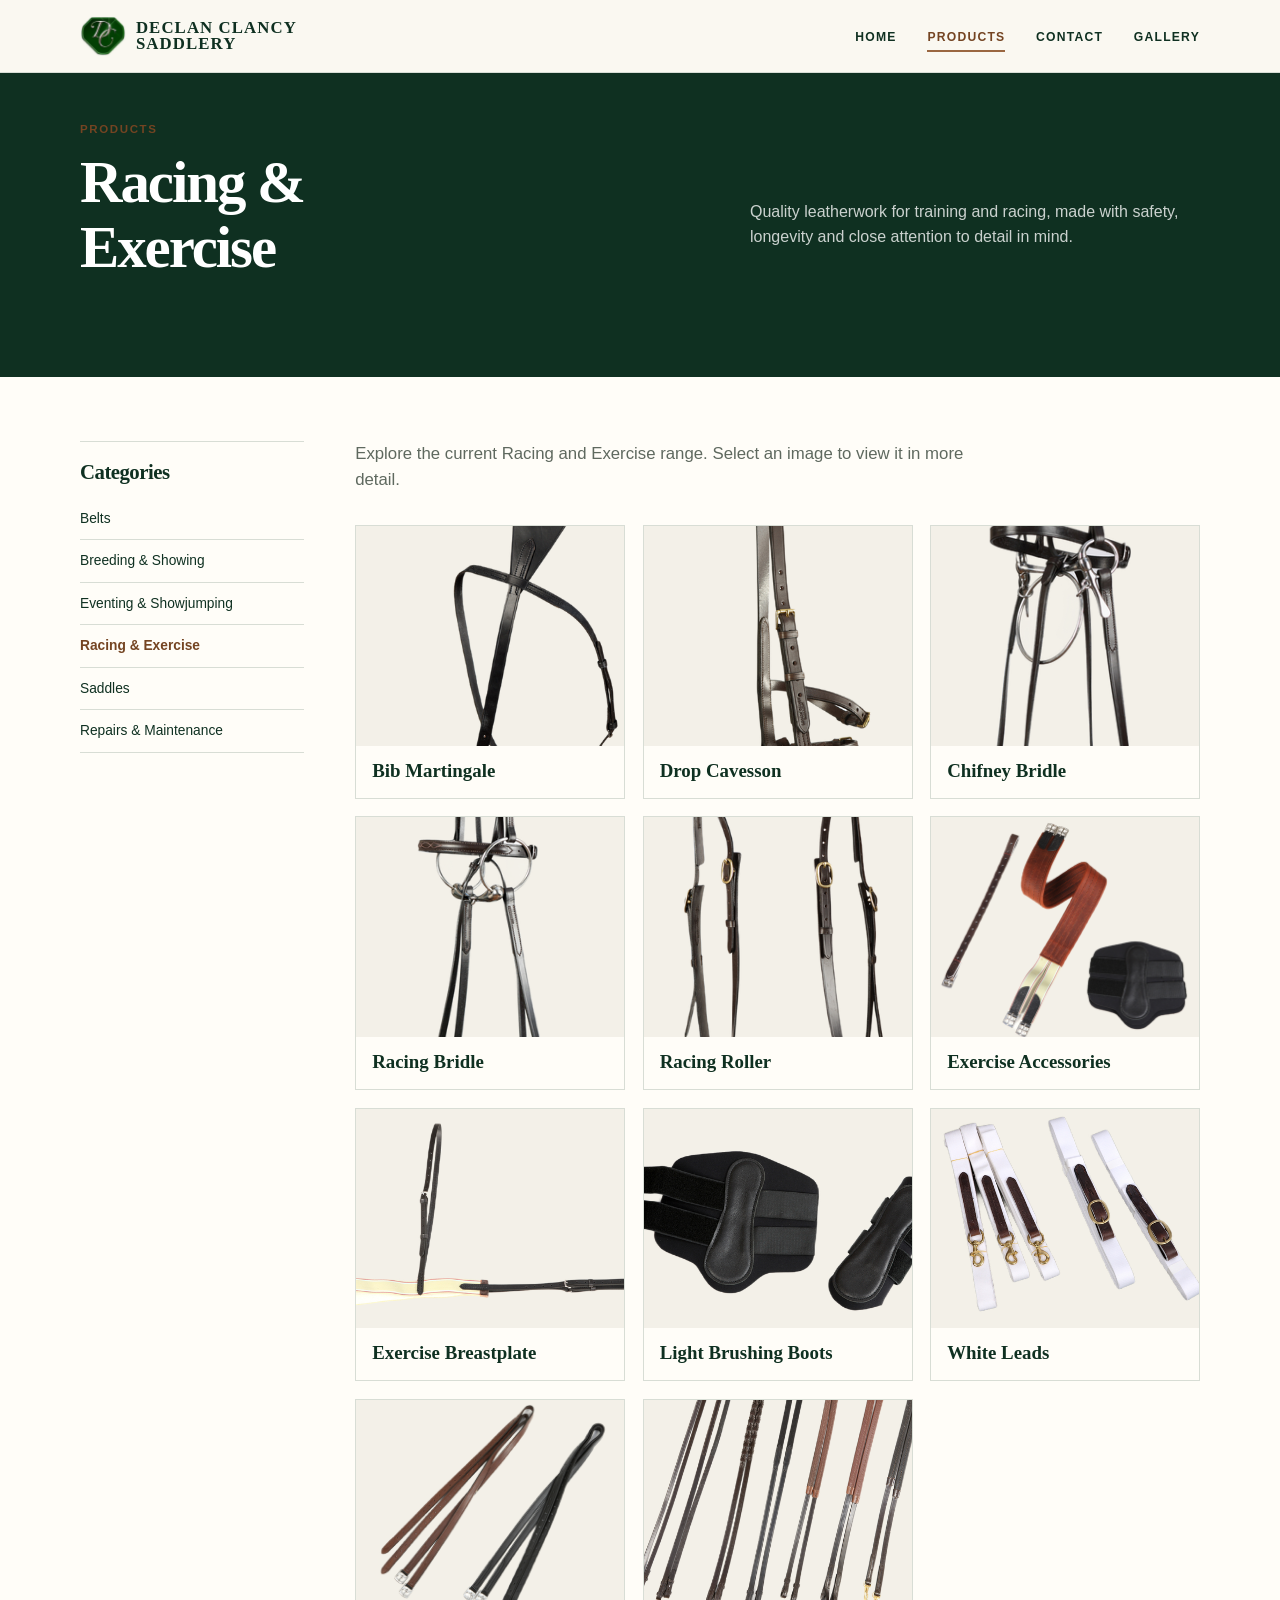
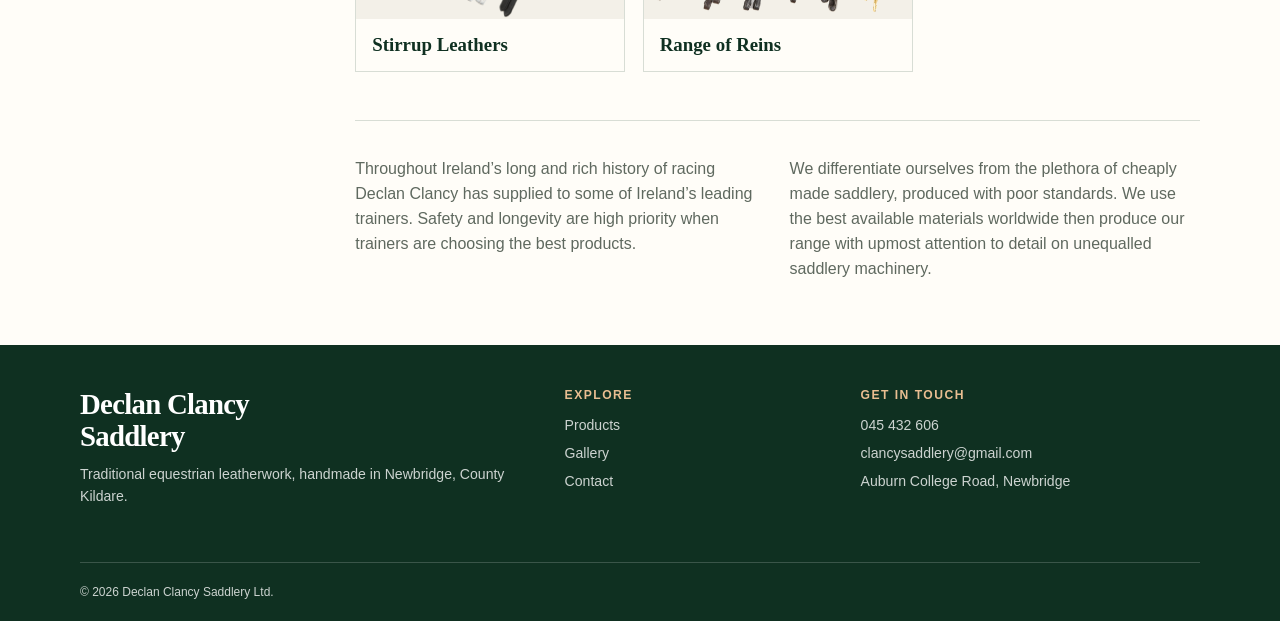
<file: racex.html>
<!doctype html>
<html lang="en"><head><meta charset="utf-8"><meta name="viewport" content="width=device-width, initial-scale=1"><meta name="description" content="Racing and exercise saddlery from Declan Clancy Saddlery."><meta property="og:title" content="Racing & Exercise | Declan Clancy Saddlery"><meta property="og:description" content="Handcrafted saddlery for racing and exercise."><meta property="og:image" content="https://www.declanclancysaddlery.ie/racing_bridle.jpg"><meta property="og:type" content="website"><title>Racing &amp; Exercise | Declan Clancy Saddlery</title><link rel="icon" href="favicon.ico" sizes="any"><link rel="stylesheet" href="assets/css/site.css"></head>
<body><a class="skip-link" href="#main">Skip to content</a><header class="site-header"><div class="container header-inner"><a class="brand" href="index.html"><img src="Logo-logo_digital_art_x4.png" alt="Declan Clancy Saddlery"></a><button class="menu-button" type="button" data-menu-button aria-expanded="false" aria-controls="site-navigation">Menu</button><nav class="site-nav" id="site-navigation" data-site-nav aria-label="Primary navigation"><ul><li><a href="index.html">Home</a></li><li><a href="products.html" aria-current="page">Products</a></li><li><a href="contact.html">Contact</a></li><li><a href="gallery2.html">Gallery</a></li></ul></nav></div></header>
<main id="main"><section class="page-hero"><div class="container page-hero__inner"><div><span class="eyebrow">Products</span><h1>Racing &amp; Exercise</h1></div><p>Quality leatherwork for training and racing, made with safety, longevity and close attention to detail in mind.</p></div></section><section class="section section--paper"><div class="container category-layout"><aside class="category-nav" aria-label="Product categories"><h2>Categories</h2><ul><li><a href="belts.html">Belts</a></li><li><a href="showbreed.html">Breeding &amp; Showing</a></li><li><a href="events.html">Eventing &amp; Showjumping</a></li><li><a href="racex.html" aria-current="page">Racing &amp; Exercise</a></li><li><a href="saddles.html">Saddles</a></li><li><a href="repairs.html">Repairs &amp; Maintenance</a></li></ul></aside><div class="category-content"><p>Explore the current Racing and Exercise range. Select an image to view it in more detail.</p><div class="product-grid">
  <a class="product-card" href="bib_martingale.jpg" data-lightbox data-alt="Bib Martingale"><div class="product-card__image"><img src="bib_martingale_prev_ui.png" alt="Bib Martingale" loading="lazy"></div><h3>Bib Martingale</h3></a>
  <a class="product-card" href="drop_cavesson.jpg" data-lightbox data-alt="Drop Cavesson"><div class="product-card__image"><img src="drop_cavesson_prev_ui.png" alt="Drop Cavesson" loading="lazy"></div><h3>Drop Cavesson</h3></a>
  <a class="product-card" href="chiffony_bridle.jpg" data-lightbox data-alt="Chifney Bridle"><div class="product-card__image"><img src="chiffony_bridle_prev_ui.png" alt="Chifney Bridle" loading="lazy"></div><h3>Chifney Bridle</h3></a>
  <a class="product-card" href="racing_bridle.jpg" data-lightbox data-alt="Racing Bridle"><div class="product-card__image"><img src="racing_bridle_prev_ui.png" alt="Racing Bridle" loading="lazy"></div><h3>Racing Bridle</h3></a>
  <a class="product-card" href="racing_roller_2.jpg" data-lightbox data-alt="Racing Roller"><div class="product-card__image"><img src="racing_roller_prev_ui.png" alt="Racing Roller" loading="lazy"></div><h3>Racing Roller</h3></a>
  <a class="product-card" href="exercise_accessories.jpg" data-lightbox data-alt="Exercise Accessories"><div class="product-card__image"><img src="exercise_accessories_prev_ui.png" alt="Exercise Accessories" loading="lazy"></div><h3>Exercise Accessories</h3></a>
  <a class="product-card" href="exercise_breastplate.jpg" data-lightbox data-alt="Exercise Breastplate"><div class="product-card__image"><img src="exercise_breastplate_prev_ui.png" alt="Exercise Breastplate" loading="lazy"></div><h3>Exercise Breastplate</h3></a>
  <a class="product-card" href="brushing_boots-light.jpg" data-lightbox data-alt="Light Brushing Boots"><div class="product-card__image"><img src="brushing_boots-light_prev_ui.png" alt="Light Brushing Boots" loading="lazy"></div><h3>Light Brushing Boots</h3></a>
  <a class="product-card" href="white_leads.jpg" data-lightbox data-alt="White Leads"><div class="product-card__image"><img src="white_leads_prev_ui.png" alt="White Leads" loading="lazy"></div><h3>White Leads</h3></a>
  <a class="product-card" href="stirrup_leathers-race&amp;jump.jpg" data-lightbox data-alt="Stirrup Leathers"><div class="product-card__image"><img src="stirrup_leathers_prev_ui.png" alt="Stirrup Leathers" loading="lazy"></div><h3>Stirrup Leathers</h3></a>
  <a class="product-card" href="range_of_reigns.jpg" data-lightbox data-alt="Range of Reins"><div class="product-card__image"><img src="range_of_reigns_prev_ui.png" alt="Range of Reins" loading="lazy"></div><h3>Range of Reins</h3></a>
</div><div class="category-copy"><p>Throughout Ireland’s long and rich history of racing Declan Clancy has supplied to some of Ireland’s leading trainers. Safety and longevity are high priority when trainers are choosing the best products.</p><p>We differentiate ourselves from the plethora of cheaply made saddlery, produced with poor standards. We use the best available materials worldwide then produce our range with upmost attention to detail on unequalled saddlery machinery.</p></div></div></div></section></main>
<footer class="site-footer"><div class="container"><div class="footer-grid"><div><h2>Declan Clancy<br>Saddlery</h2><p>Traditional equestrian leatherwork, handmade in Newbridge, County Kildare.</p></div><div><h3>Explore</h3><ul><li><a href="products.html">Products</a></li><li><a href="gallery2.html">Gallery</a></li><li><a href="contact.html">Contact</a></li></ul></div><div><h3>Get in touch</h3><ul><li><a href="tel:+35345432606">045 432 606</a></li><li><a href="mailto:clancysaddlery@gmail.com">clancysaddlery@gmail.com</a></li><li><a href="contact.html">Auburn College Road, Newbridge</a></li></ul></div></div><div class="copyright">© <span data-current-year>2026</span> Declan Clancy Saddlery Ltd.</div></div></footer><script src="assets/js/site.js"></script></body></html>
</file>
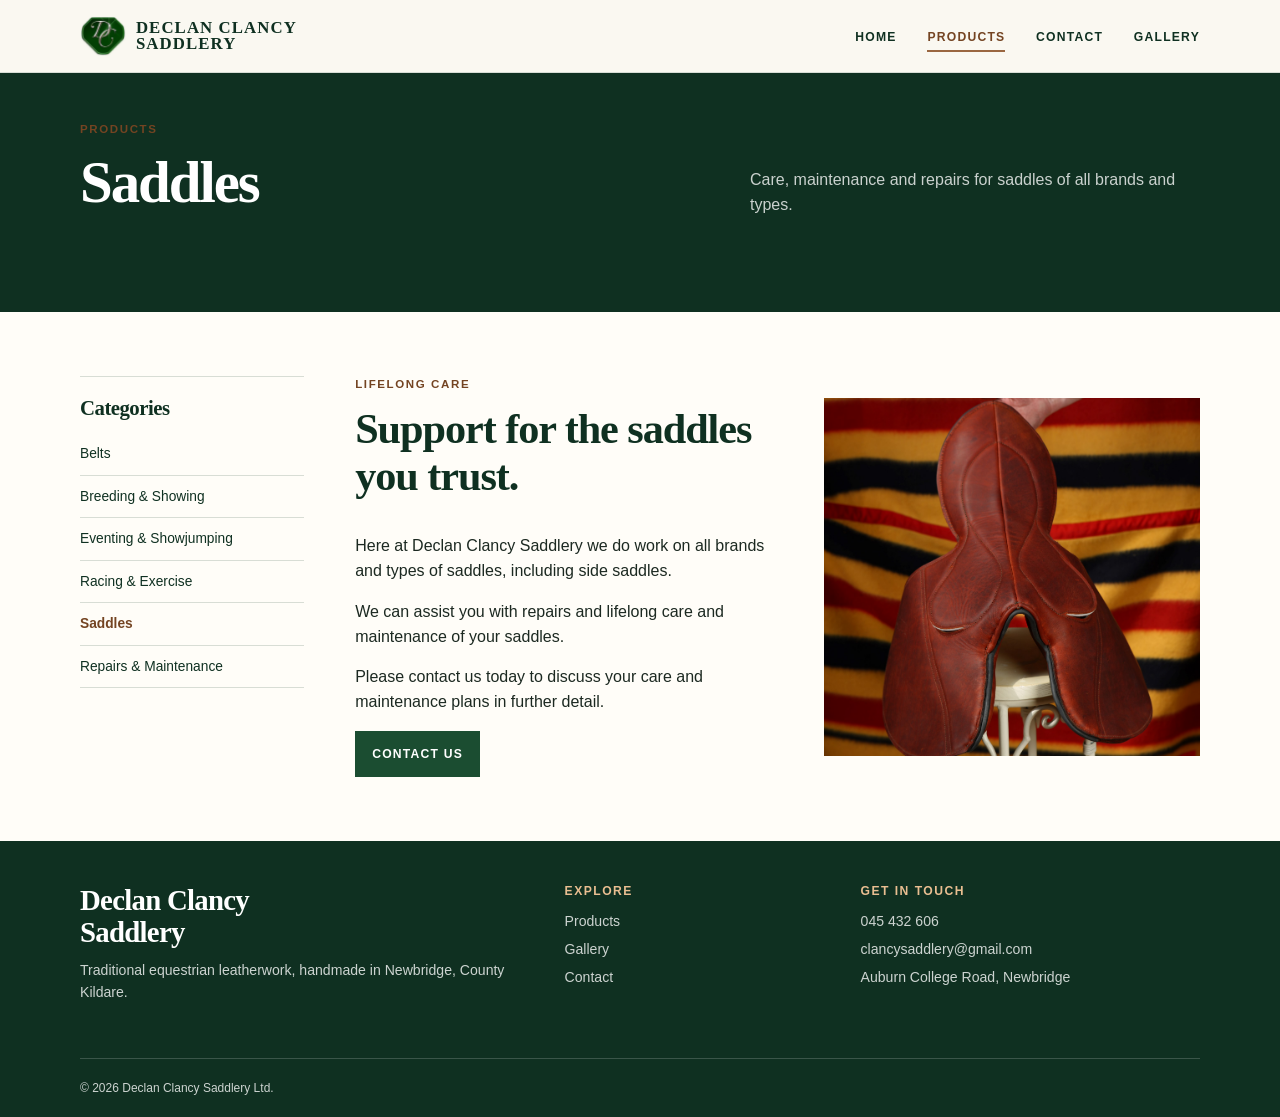
<file: saddles.html>
<!doctype html>
<html lang="en"><head><meta charset="utf-8"><meta name="viewport" content="width=device-width, initial-scale=1"><meta name="description" content="Saddle care, maintenance and repairs from Declan Clancy Saddlery."><meta property="og:title" content="Saddles | Declan Clancy Saddlery"><meta property="og:description" content="Care, maintenance and repairs for all saddle types."><meta property="og:image" content="https://www.declanclancysaddlery.ie/saddle-square.jpg"><meta property="og:type" content="website"><title>Saddles | Declan Clancy Saddlery</title><link rel="icon" href="favicon.ico" sizes="any"><link rel="stylesheet" href="assets/css/site.css"></head>
<body><a class="skip-link" href="#main">Skip to content</a><header class="site-header"><div class="container header-inner"><a class="brand" href="index.html"><img src="Logo-logo_digital_art_x4.png" alt="Declan Clancy Saddlery"></a><button class="menu-button" type="button" data-menu-button aria-expanded="false" aria-controls="site-navigation">Menu</button><nav class="site-nav" id="site-navigation" data-site-nav aria-label="Primary navigation"><ul><li><a href="index.html">Home</a></li><li><a href="products.html" aria-current="page">Products</a></li><li><a href="contact.html">Contact</a></li><li><a href="gallery2.html">Gallery</a></li></ul></nav></div></header>
<main id="main"><section class="page-hero"><div class="container page-hero__inner"><div><span class="eyebrow">Products</span><h1>Saddles</h1></div><p>Care, maintenance and repairs for saddles of all brands and types.</p></div></section><section class="section section--paper"><div class="container category-layout"><aside class="category-nav" aria-label="Product categories"><h2>Categories</h2><ul><li><a href="belts.html">Belts</a></li><li><a href="showbreed.html">Breeding &amp; Showing</a></li><li><a href="events.html">Eventing &amp; Showjumping</a></li><li><a href="racex.html">Racing &amp; Exercise</a></li><li><a href="saddles.html" aria-current="page">Saddles</a></li><li><a href="repairs.html">Repairs &amp; Maintenance</a></li></ul></aside><div class="service-layout"><div><span class="eyebrow">Lifelong care</span><h2>Support for the saddles you trust.</h2><p>Here at Declan Clancy Saddlery we do work on all brands and types of saddles, including side saddles.</p><p>We can assist you with repairs and lifelong care and maintenance of your saddles.</p><p>Please contact us today to discuss your care and maintenance plans in further detail.</p><a class="button" href="contact.html">Contact us</a></div><div class="service-layout__media"><img src="saddle-square.jpg" alt="Saddle detail"></div></div></div></section></main>
<footer class="site-footer"><div class="container"><div class="footer-grid"><div><h2>Declan Clancy<br>Saddlery</h2><p>Traditional equestrian leatherwork, handmade in Newbridge, County Kildare.</p></div><div><h3>Explore</h3><ul><li><a href="products.html">Products</a></li><li><a href="gallery2.html">Gallery</a></li><li><a href="contact.html">Contact</a></li></ul></div><div><h3>Get in touch</h3><ul><li><a href="tel:+35345432606">045 432 606</a></li><li><a href="mailto:clancysaddlery@gmail.com">clancysaddlery@gmail.com</a></li><li><a href="contact.html">Auburn College Road, Newbridge</a></li></ul></div></div><div class="copyright">© <span data-current-year>2026</span> Declan Clancy Saddlery Ltd.</div></div></footer><script src="assets/js/site.js"></script></body></html>
</file>
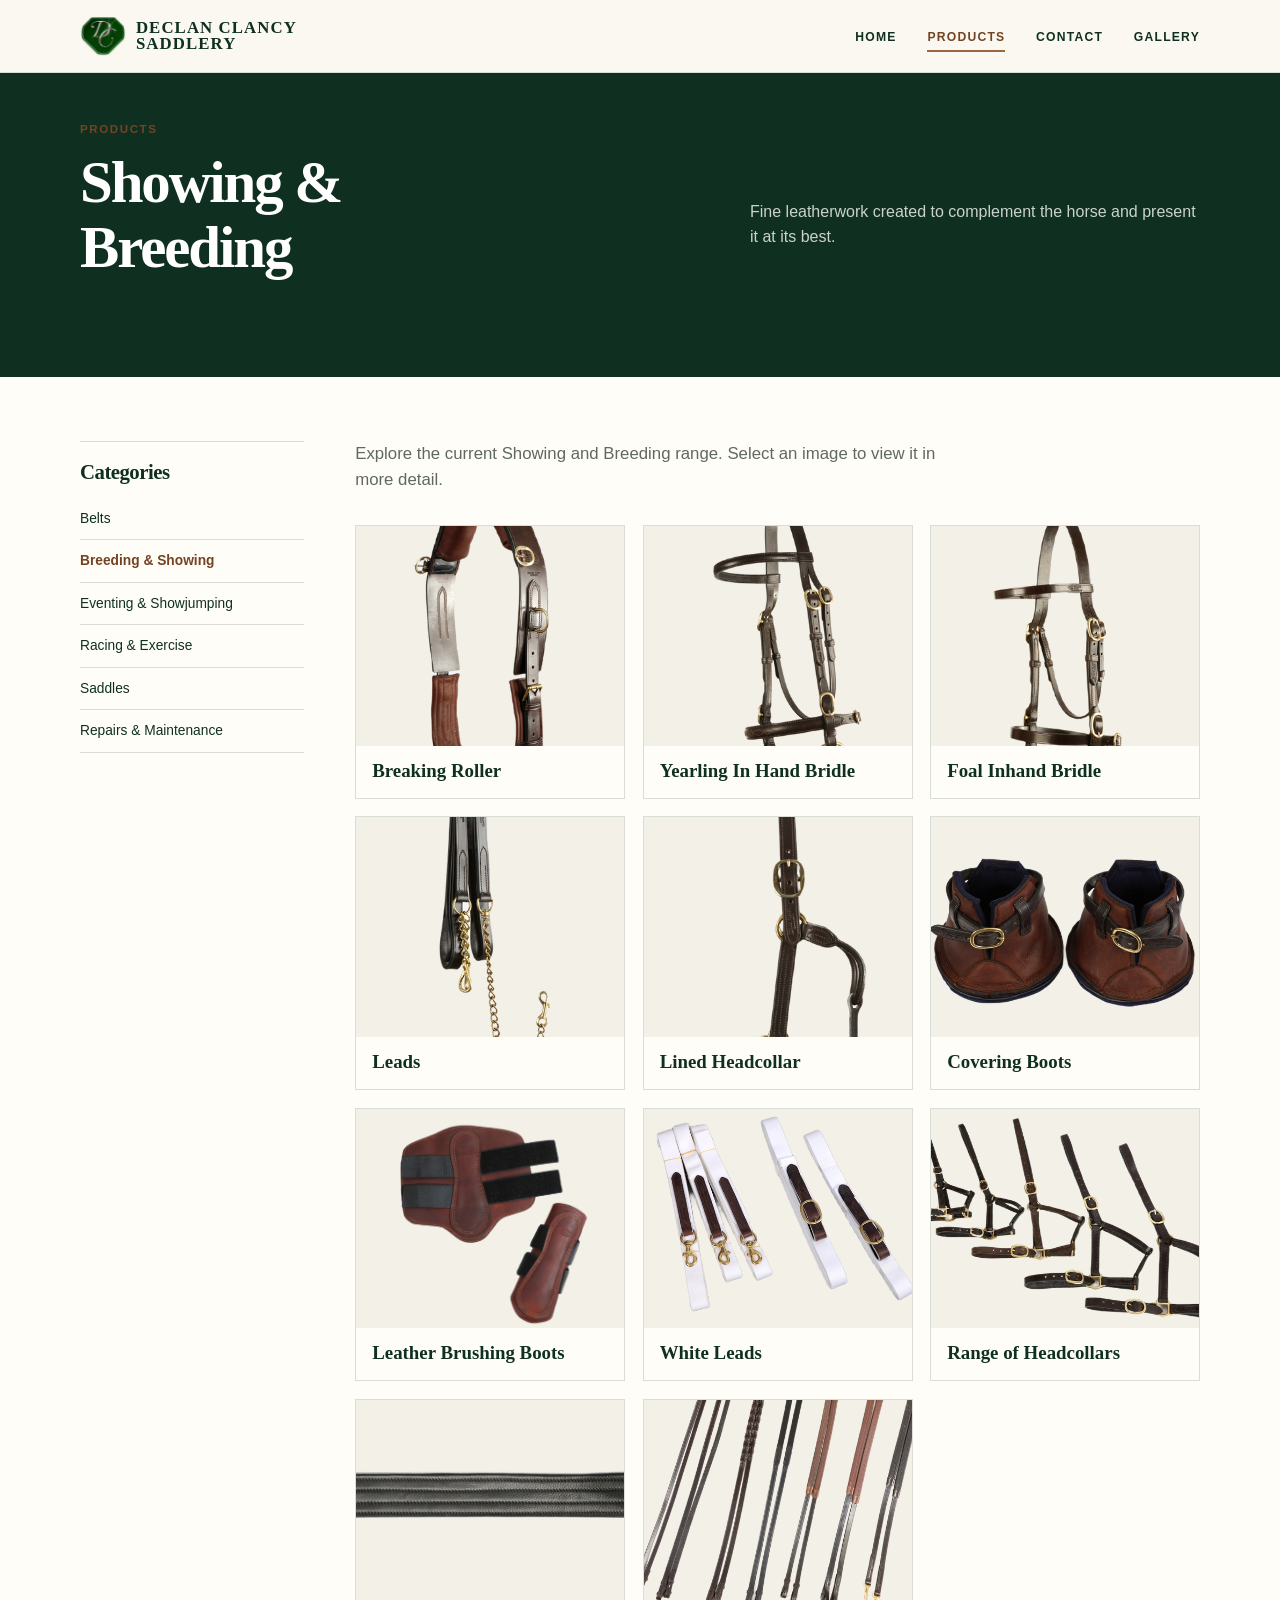
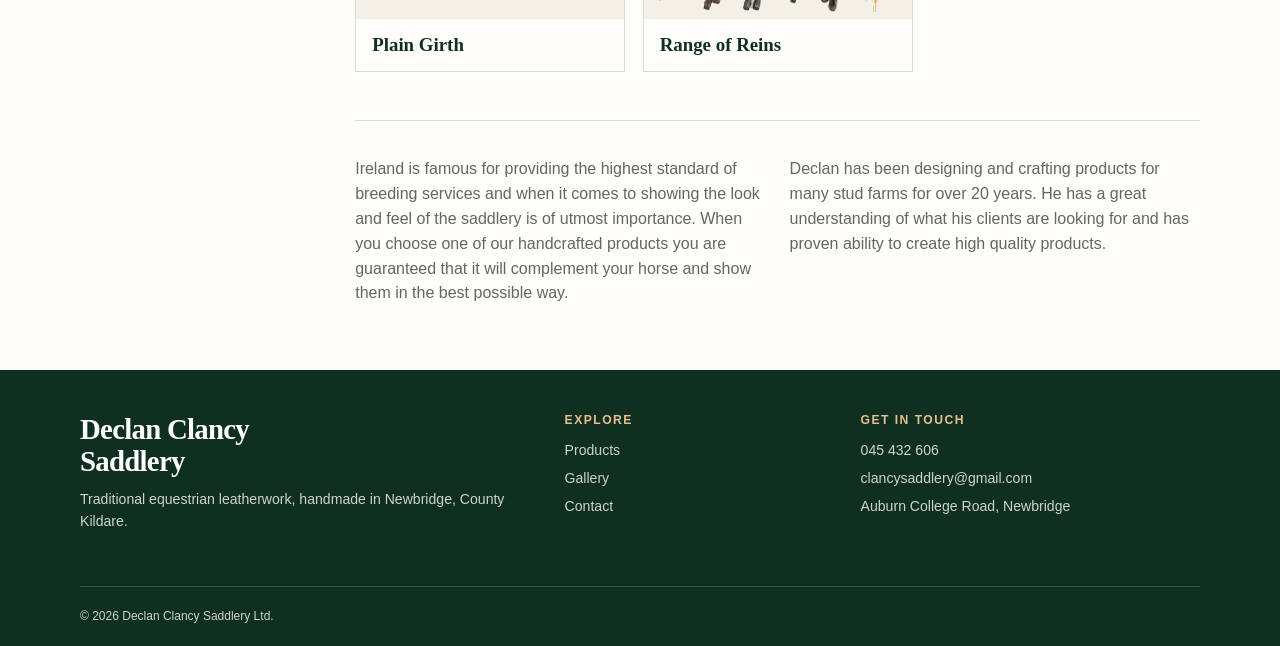
<file: showbreed.html>
<!doctype html>
<html lang="en"><head><meta charset="utf-8"><meta name="viewport" content="width=device-width, initial-scale=1"><meta name="description" content="Showing and breeding saddlery from Declan Clancy Saddlery."><meta property="og:title" content="Showing & Breeding | Declan Clancy Saddlery"><meta property="og:description" content="Handcrafted leatherwork for showing and breeding."><meta property="og:image" content="https://www.declanclancysaddlery.ie/yearling_in_hand_bridle_and_lead.jpg"><meta property="og:type" content="website"><title>Showing &amp; Breeding | Declan Clancy Saddlery</title><link rel="icon" href="favicon.ico" sizes="any"><link rel="stylesheet" href="assets/css/site.css"></head>
<body><a class="skip-link" href="#main">Skip to content</a><header class="site-header"><div class="container header-inner"><a class="brand" href="index.html"><img src="Logo-logo_digital_art_x4.png" alt="Declan Clancy Saddlery"></a><button class="menu-button" type="button" data-menu-button aria-expanded="false" aria-controls="site-navigation">Menu</button><nav class="site-nav" id="site-navigation" data-site-nav aria-label="Primary navigation"><ul><li><a href="index.html">Home</a></li><li><a href="products.html" aria-current="page">Products</a></li><li><a href="contact.html">Contact</a></li><li><a href="gallery2.html">Gallery</a></li></ul></nav></div></header>
<main id="main"><section class="page-hero"><div class="container page-hero__inner"><div><span class="eyebrow">Products</span><h1>Showing &amp; Breeding</h1></div><p>Fine leatherwork created to complement the horse and present it at its best.</p></div></section><section class="section section--paper"><div class="container category-layout"><aside class="category-nav" aria-label="Product categories"><h2>Categories</h2><ul><li><a href="belts.html">Belts</a></li><li><a href="showbreed.html" aria-current="page">Breeding &amp; Showing</a></li><li><a href="events.html">Eventing &amp; Showjumping</a></li><li><a href="racex.html">Racing &amp; Exercise</a></li><li><a href="saddles.html">Saddles</a></li><li><a href="repairs.html">Repairs &amp; Maintenance</a></li></ul></aside><div class="category-content"><p>Explore the current Showing and Breeding range. Select an image to view it in more detail.</p><div class="product-grid">
  <a class="product-card" href="breaking_roller.jpg" data-lightbox data-alt="Breaking Roller"><div class="product-card__image"><img src="breaking_roller_prev_ui.png" alt="Breaking Roller" loading="lazy"></div><h3>Breaking Roller</h3></a>
  <a class="product-card" href="yearling_in_hand_bridle_and_lead.jpg" data-lightbox data-alt="Yearling In Hand Bridle"><div class="product-card__image"><img src="yearling_in_hand_bridle3_prev_ui.png" alt="Yearling In Hand Bridle" loading="lazy"></div><h3>Yearling In Hand Bridle</h3></a>
  <a class="product-card" href="foal_in_hand_bridle_with_lead.jpg" data-lightbox data-alt="Foal Inhand Bridle"><div class="product-card__image"><img src="foal_in_hand_bridle_prev_ui.png" alt="Foal Inhand Bridle" loading="lazy"></div><h3>Foal Inhand Bridle</h3></a>
  <a class="product-card" href="leadsJPG.jpg" data-lightbox data-alt="Leads"><div class="product-card__image"><img src="leadsJPG_prev_ui.png" alt="Leads" loading="lazy"></div><h3>Leads</h3></a>
  <a class="product-card" href="lined_head_collar.jpg" data-lightbox data-alt="Lined Headcollar"><div class="product-card__image"><img src="lined_head_collar_prev_ui.png" alt="Lined Headcollar" loading="lazy"></div><h3>Lined Headcollar</h3></a>
  <a class="product-card" href="covering_boots.jpg" data-lightbox data-alt="Covering Boots"><div class="product-card__image"><img src="covering_boots_prev_ui.png" alt="Covering Boots" loading="lazy"></div><h3>Covering Boots</h3></a>
  <a class="product-card" href="leather_brushing_boots.jpg" data-lightbox data-alt="Leather Brushing Boots"><div class="product-card__image"><img src="leather_brushing_boots_prev_ui.png" alt="Leather Brushing Boots" loading="lazy"></div><h3>Leather Brushing Boots</h3></a>
  <a class="product-card" href="white_leads.jpg" data-lightbox data-alt="White Leads"><div class="product-card__image"><img src="white_leads_prev_ui.png" alt="White Leads" loading="lazy"></div><h3>White Leads</h3></a>
  <a class="product-card" href="range_of_head_collars.jpg" data-lightbox data-alt="Range of Headcollars"><div class="product-card__image"><img src="range_of_head_collars_prev_ui.png" alt="Range of Headcollars" loading="lazy"></div><h3>Range of Headcollars</h3></a>
  <a class="product-card" href="plain_girth.jpg" data-lightbox data-alt="Plain Girth"><div class="product-card__image"><img src="plain_girth_prev_ui.png" alt="Plain Girth" loading="lazy"></div><h3>Plain Girth</h3></a>
  <a class="product-card" href="range_of_reigns.jpg" data-lightbox data-alt="Range of Reins"><div class="product-card__image"><img src="range_of_reigns_prev_ui.png" alt="Range of Reins" loading="lazy"></div><h3>Range of Reins</h3></a>
</div><div class="category-copy"><p>Ireland is famous for providing the highest standard of breeding services and when it comes to showing the look and feel of the saddlery is of utmost importance. When you choose one of our handcrafted products you are guaranteed that it will complement your horse and show them in the best possible way.</p><p>Declan has been designing and crafting products for many stud farms for over 20 years. He has a great understanding of what his clients are looking for and has proven ability to create high quality products.</p></div></div></div></section></main>
<footer class="site-footer"><div class="container"><div class="footer-grid"><div><h2>Declan Clancy<br>Saddlery</h2><p>Traditional equestrian leatherwork, handmade in Newbridge, County Kildare.</p></div><div><h3>Explore</h3><ul><li><a href="products.html">Products</a></li><li><a href="gallery2.html">Gallery</a></li><li><a href="contact.html">Contact</a></li></ul></div><div><h3>Get in touch</h3><ul><li><a href="tel:+35345432606">045 432 606</a></li><li><a href="mailto:clancysaddlery@gmail.com">clancysaddlery@gmail.com</a></li><li><a href="contact.html">Auburn College Road, Newbridge</a></li></ul></div></div><div class="copyright">© <span data-current-year>2026</span> Declan Clancy Saddlery Ltd.</div></div></footer><script src="assets/js/site.js"></script></body></html>
</file>
<file: assets/css/site.css>
:root {
  --green-950: #0f3021;
  --green-800: #1b4d31;
  --green-700: #2c6240;
  --green-100: #e8efe9;
  --cream: #faf8f1;
  --paper: #fffdf8;
  --leather: #9a6741;
  --leather-dark: #744422;
  --ink: #1c2921;
  --muted: #5f695f;
  --line: #d8ddd5;
  --serif: Georgia, 'Times New Roman', serif;
  --sans: Arial, Helvetica, sans-serif;
  --shadow: 0 12px 28px rgb(21 45 31 / 11%);
}

* { box-sizing: border-box; }
html { scroll-behavior: smooth; }
body { background: var(--cream); color: var(--ink); font-family: var(--sans); line-height: 1.55; margin: 0; }
img { display: block; height: auto; max-width: 100%; }
a { color: inherit; }
button, input { font: inherit; }

.skip-link { background: var(--paper); border: 2px solid var(--green-800); color: var(--green-950); left: 1rem; padding: .65rem .85rem; position: fixed; top: -5rem; z-index: 100; }
.skip-link:focus { top: 1rem; }
.container { margin-inline: auto; width: min(1120px, calc(100% - 2.5rem)); }
.eyebrow { color: var(--leather-dark); display: block; font-size: .72rem; font-weight: 700; letter-spacing: .14em; margin-bottom: .75rem; text-transform: uppercase; }
.section { padding: clamp(2.5rem, 5vw, 4.75rem) 0; }
.section--paper { background: var(--paper); }
.section--green { background: var(--green-950); color: white; }
.section--green .eyebrow { color: #e9be91; }
.section--green p { color: rgb(255 255 255 / 80%); }

h1, h2, h3, p { margin-top: 0; }
h1, h2, h3 { color: var(--green-950); font-family: var(--serif); font-weight: 600; line-height: 1.1; }
.section--green h1, .section--green h2, .section--green h3 { color: white; }
h1 { font-size: clamp(2.45rem, 4.6vw, 4.35rem); letter-spacing: -.035em; }
h2 { font-size: clamp(1.9rem, 3.3vw, 2.95rem); letter-spacing: -.025em; }
h3 { font-size: 1.45rem; }
p { max-width: 66ch; }

.site-header { background: rgb(250 248 241 / 98%); border-bottom: 1px solid var(--line); position: sticky; top: 0; z-index: 40; }
.site-header.is-scrolled { border-bottom-color: var(--line); box-shadow: 0 5px 18px rgb(15 48 33 / 6%); }
.header-inner { align-items: center; display: flex; gap: 1.5rem; justify-content: space-between; min-height: 72px; }
.brand { align-items: center; display: inline-flex; flex: 0 0 auto; gap: .62rem; text-decoration: none; }
.brand::after { color: var(--green-950); content: 'Declan Clancy\A Saddlery'; font-family: var(--serif); font-size: 1.05rem; font-weight: 600; letter-spacing: .065em; line-height: .94; text-transform: uppercase; white-space: pre; }
.brand img { height: 46px; object-fit: contain; width: 46px; }
.menu-button { background: transparent; border: 1px solid var(--green-800); color: var(--green-950); cursor: pointer; display: none; font-size: .76rem; font-weight: 700; letter-spacing: .1em; padding: .72rem .86rem; text-transform: uppercase; }
.site-nav { margin-left: auto; }
.site-nav ul { align-items: center; display: flex; gap: clamp(.9rem, 2.4vw, 2rem); list-style: none; margin: 0; padding: 0; }
.site-nav a { color: var(--green-950); font-size: .76rem; font-weight: 700; letter-spacing: .1em; padding: .55rem 0; position: relative; text-decoration: none; text-transform: uppercase; }
.site-nav a::after { background: var(--leather); bottom: 0; content: ''; height: 2px; left: 0; position: absolute; transform: scaleX(0); transform-origin: left; transition: transform .2s ease; width: 100%; }
.site-nav a:hover::after, .site-nav a:focus-visible::after, .site-nav a[aria-current='page']::after { transform: scaleX(1); }
.site-nav a[aria-current='page'] { color: var(--leather-dark); }

.button { align-items: center; background: var(--green-800); border: 1px solid var(--green-800); color: white; display: inline-flex; font-size: .76rem; font-weight: 700; justify-content: center; letter-spacing: .1em; min-height: 46px; padding: .8rem 1rem; text-decoration: none; text-transform: uppercase; transition: background .18s ease, border-color .18s ease, transform .18s ease; }
.button:hover { background: var(--leather-dark); border-color: var(--leather-dark); transform: translateY(-2px); }
.button--outline { background: transparent; color: var(--green-950); }
.button--outline:hover { color: white; }
.button--light { background: white; border-color: white; color: var(--green-950); }
.button--light:hover { background: #e9be91; border-color: #e9be91; }

.hero { background: var(--green-950); color: white; display: grid; grid-template-columns: minmax(0, 1fr) minmax(0, 1fr); min-height: 430px; }
.hero-copy { align-self: center; padding: clamp(2.5rem, 4.5vw, 4.5rem) clamp(1.25rem, 7vw, 7rem); }
.hero-copy h1 { color: white; max-width: 10ch; }
.hero-copy p { color: rgb(255 255 255 / 82%); font-size: 1.06rem; margin: 1.5rem 0 2rem; }
.hero-actions { display: flex; flex-wrap: wrap; gap: .75rem; }
.hero .button--outline { border-color: rgb(255 255 255 / 65%); color: white; }
.hero .button--outline:hover { background: white; border-color: white; color: var(--green-950); }
.hero-media { min-height: 26rem; overflow: hidden; }
.hero-media img { height: 100%; object-fit: cover; width: 100%; }
.hero-media--image { position: relative; }
.hero-media--image::after { background: linear-gradient(90deg, rgb(15 48 33 / 18%), transparent 35%); content: ''; inset: 0; pointer-events: none; position: absolute; }

.wordmark-band { background: var(--paper); border-bottom: 1px solid var(--line); padding: .55rem 0; }
.wordmark-band img { margin-inline: auto; max-height: 52px; object-fit: contain; }
.section-heading { align-items: end; display: grid; gap: 1.5rem; grid-template-columns: minmax(0, .9fr) minmax(16rem, .65fr); margin-bottom: 2rem; }
.section-heading p { color: var(--muted); margin-bottom: 0; }
.intro-grid { align-items: center; display: grid; gap: clamp(1.75rem, 4vw, 3.5rem); grid-template-columns: .9fr 1.1fr; }
.intro-grid__media { aspect-ratio: 5 / 4; box-shadow: var(--shadow); min-height: 0; }
.intro-grid__media img { height: 100%; min-height: 0; object-fit: cover; width: 100%; }
.intro-grid__copy p + p { margin-top: 1rem; }
.home-cards, .category-grid { display: grid; gap: 1.25rem; grid-template-columns: repeat(3, minmax(0, 1fr)); }
.feature-card { background: var(--paper); box-shadow: 0 8px 18px rgb(15 48 33 / 8%); display: grid; grid-template-rows: 11.5rem auto; text-decoration: none; }
.feature-card img { height: 100%; object-fit: cover; width: 100%; }
.feature-card__body { padding: 1.2rem 1.25rem 1.35rem; }
.feature-card h3 { font-size: 1.45rem; margin-bottom: .4rem; }
.feature-card p { color: var(--muted); font-size: .92rem; margin: 0; }
.feature-card:hover h3 { color: var(--leather-dark); }
.section--green { padding: 0; }
.section--green .home-panel { background: var(--green-100); color: var(--ink); }
.section--green .home-panel .eyebrow { color: var(--leather-dark); }
.section--green .home-panel h2 { color: var(--green-950); }
.section--green .home-panel p { color: #36463b; }
.home-panel { display: grid; grid-template-columns: 1fr 1fr; grid-template-rows: clamp(17rem, 29vw, 22rem); }
.home-panel__image { min-height: 0; }
.home-panel__image img { height: 100%; min-height: 0; object-fit: cover; width: 100%; }
.home-panel__copy { align-self: center; padding: clamp(2rem, 4vw, 3.5rem); }

.page-hero { background: var(--green-950); color: white; padding: clamp(2rem, 3.75vw, 3.25rem) 0; }
.page-hero__inner { align-items: center; display: grid; gap: 2.5rem; grid-template-columns: 1.05fr .75fr; }
.page-hero h1 { color: white; max-width: 13ch; }
.page-hero p { color: rgb(255 255 255 / 78%); margin-bottom: 0; }
/* The Gallery, Products and Contact pages use a concise, centred title treatment. */
body:has(.gallery-grid) .page-hero,
body:has(.category-grid) .page-hero,
body:has(.contact-grid) .page-hero { padding: clamp(1.65rem, 3vw, 2.35rem) 0; }
body:has(.gallery-grid) .page-hero__inner,
body:has(.category-grid) .page-hero__inner,
body:has(.contact-grid) .page-hero__inner { display: block; text-align: center; }
body:has(.gallery-grid) .page-hero h1,
body:has(.category-grid) .page-hero h1,
body:has(.contact-grid) .page-hero h1 { margin-bottom: 0; margin-inline: auto; }
body:has(.gallery-grid) .page-hero .eyebrow,
body:has(.category-grid) .page-hero .eyebrow,
body:has(.contact-grid) .page-hero .eyebrow { margin-bottom: .5rem; }
body:has(.gallery-grid) .page-hero p,
body:has(.category-grid) .page-hero p,
body:has(.contact-grid) .page-hero p { display: none; }
.category-card { background: var(--paper); border: 1px solid var(--line); display: grid; grid-template-rows: 12rem auto; min-height: 100%; text-decoration: none; }
.category-card img { height: 100%; object-fit: cover; width: 100%; }
.category-card__body { padding: 1.25rem; }
.category-card h2 { font-size: 1.65rem; margin-bottom: .45rem; }
.category-card p { color: var(--muted); font-size: .92rem; margin: 0; }
.category-card:hover { border-color: var(--leather); box-shadow: var(--shadow); }

.category-layout { display: grid; gap: clamp(2rem, 4vw, 3.5rem); grid-template-columns: 14rem minmax(0, 1fr); }
.category-nav { align-self: start; border-top: 1px solid var(--line); position: sticky; top: 106px; }
.category-nav h2 { font-size: 1.3rem; margin: 1.2rem 0 .85rem; }
.category-nav ul { list-style: none; margin: 0; padding: 0 0 1.25rem; }
.category-nav a { border-bottom: 1px solid var(--line); color: var(--green-950); display: block; font-size: .86rem; padding: .63rem 0; text-decoration: none; }
.category-nav a:hover, .category-nav a[aria-current='page'] { color: var(--leather-dark); font-weight: 700; }
.category-content > p { color: var(--muted); font-size: 1.05rem; margin-bottom: 2rem; }
.product-grid { display: grid; gap: 1.1rem; grid-template-columns: repeat(3, minmax(0, 1fr)); }
.product-card { background: var(--paper); border: 1px solid var(--line); display: block; overflow: hidden; text-decoration: none; }
.product-card__image { aspect-ratio: 1 / .82; background: #f3f0e8; overflow: hidden; }
.product-card img { height: 100%; object-fit: cover; transition: transform .28s ease; width: 100%; }
.product-card:hover img { transform: scale(1.04); }
.product-card h3 { font-size: 1.18rem; margin: 0; padding: .95rem 1rem 1rem; }
.category-copy { border-top: 1px solid var(--line); color: var(--muted); display: grid; gap: 1.5rem; grid-template-columns: 1fr 1fr; margin-top: 3rem; padding-top: 2.25rem; }
.category-copy p { margin: 0; }

.service-layout { align-items: center; display: grid; gap: clamp(2rem, 4vw, 3.5rem); grid-template-columns: 1fr .9fr; }
.service-layout__media { aspect-ratio: 1 / .95; min-height: 0; }
.service-layout__media img { height: 100%; min-height: 0; object-fit: cover; width: 100%; }
.contact-grid { align-items: stretch; display: grid; gap: 2rem; grid-template-columns: 1.05fr .95fr; }
.contact-panel { background: var(--paper); padding: clamp(2rem, 5vw, 4rem); }
.contact-panel__list { border-top: 1px solid var(--line); margin: 2rem 0; }
.contact-panel__list div { border-bottom: 1px solid var(--line); padding: 1rem 0; }
.contact-panel__list span { display: block; font-size: .72rem; font-weight: 700; letter-spacing: .12em; margin-bottom: .25rem; text-transform: uppercase; }
.contact-panel__list a { color: var(--green-800); font-weight: 700; text-underline-offset: .18em; }
.contact-panel address { font-style: normal; }
.map-panel { background: var(--green-100); min-height: 100%; padding: 1rem; }
.map-panel img { height: 100%; min-height: 29rem; object-fit: cover; width: 100%; }

.gallery-grid { display: grid; gap: 1rem; grid-template-columns: repeat(12, minmax(0, 1fr)); }
.gallery-item { display: block; grid-column: span 4; overflow: hidden; position: relative; }
.gallery-item:nth-child(1), .gallery-item:nth-child(6) { grid-column: span 7; }
.gallery-item:nth-child(2), .gallery-item:nth-child(5) { grid-column: span 5; }
.gallery-item img { aspect-ratio: 1 / .78; height: 100%; object-fit: cover; transition: transform .3s ease; width: 100%; }
.gallery-item:hover img { transform: scale(1.035); }
.gallery-item span { background: rgb(15 48 33 / 88%); bottom: 0; color: white; font-size: .72rem; font-weight: 700; left: 0; letter-spacing: .09em; padding: .55rem .7rem; position: absolute; text-transform: uppercase; }

.site-footer { background: var(--green-950); color: rgb(255 255 255 / 79%); padding: 2.75rem 0 1.25rem; }
.footer-grid { display: grid; gap: 2rem; grid-template-columns: 1.2fr .7fr .9fr; }
.site-footer h2 { color: white; font-size: 1.8rem; margin-bottom: .7rem; }
.site-footer h3 { color: #e9be91; font-family: var(--sans); font-size: .76rem; letter-spacing: .12em; text-transform: uppercase; }
.site-footer p, .site-footer li { font-size: .88rem; }
.site-footer ul { list-style: none; margin: 0; padding: 0; }
.site-footer li + li { margin-top: .4rem; }
.site-footer a { text-decoration: none; }
.site-footer a:hover { color: #e9be91; text-decoration: underline; text-underline-offset: .16em; }
.copyright { border-top: 1px solid rgb(255 255 255 / 18%); font-size: .75rem; margin-top: 2.5rem; padding-top: 1.25rem; }

.lightbox-dialog { background: transparent; border: 0; max-height: 100vh; max-width: min(1100px, 96vw); padding: 1rem; }
.lightbox-dialog::backdrop { background: rgb(0 0 0 / 78%); }
.lightbox-dialog__wrap { position: relative; }
.lightbox-dialog img { max-height: 86vh; object-fit: contain; width: 100%; }
.lightbox-dialog__close { background: white; border: 0; color: var(--green-950); cursor: pointer; font-weight: 700; min-height: 42px; padding: .55rem .8rem; position: absolute; right: .6rem; top: .6rem; }

:focus-visible { outline: 3px solid #c98452; outline-offset: 3px; }

@media (max-width: 850px) {
  .menu-button { display: block; }
  .site-nav { background: var(--cream); border-bottom: 1px solid var(--line); display: none; left: 0; padding: .5rem 1.25rem 1rem; position: absolute; right: 0; top: 72px; }
  .site-nav.is-open { display: block; }
  .site-nav ul { align-items: stretch; flex-direction: column; gap: 0; }
  .site-nav a { display: block; padding: .8rem 0; }
  .hero, .home-panel, .page-hero__inner, .intro-grid, .service-layout, .contact-grid { grid-template-columns: 1fr; }
  .home-panel { grid-template-rows: auto 18rem; }
  .hero-copy { padding: 3rem max(1.25rem, calc((100vw - 680px) / 2)); }
  .hero-media { min-height: 18rem; }
  .section-heading { grid-template-columns: 1fr; }
  .home-cards, .category-grid { grid-template-columns: repeat(2, minmax(0, 1fr)); }
  .category-layout { grid-template-columns: 1fr; }
  .category-nav { position: static; }
  .category-nav ul { display: grid; grid-template-columns: repeat(2, minmax(0, 1fr)); gap: 0 1rem; }
  .product-grid { grid-template-columns: repeat(2, minmax(0, 1fr)); }
}

@media (max-width: 540px) {
  .container { width: min(100% - 1.5rem, 1120px); }
  .header-inner { min-height: 64px; }
  .brand { gap: .45rem; }
  .brand::after { font-size: .82rem; letter-spacing: .055em; }
  .brand img { height: 40px; width: 40px; }
  .site-nav { top: 64px; }
  .menu-button { padding: .62rem .7rem; }
  .hero-copy { padding: 2.25rem 1.25rem; }
  .hero-media { min-height: 15rem; }
  .home-panel { grid-template-rows: auto 14rem; }
  .home-cards, .category-grid, .product-grid { grid-template-columns: 1fr; }
  .feature-card, .category-card { grid-template-rows: 11rem auto; }
  .category-copy { grid-template-columns: 1fr; }
  .category-nav ul { grid-template-columns: 1fr; }
  .gallery-grid { grid-template-columns: 1fr; }
  .gallery-item, .gallery-item:nth-child(n) { grid-column: auto; }
  .gallery-item img { aspect-ratio: 1 / .76; }
  .map-panel img { min-height: 20rem; }
  .footer-grid { grid-template-columns: 1fr; }
}
</file>
